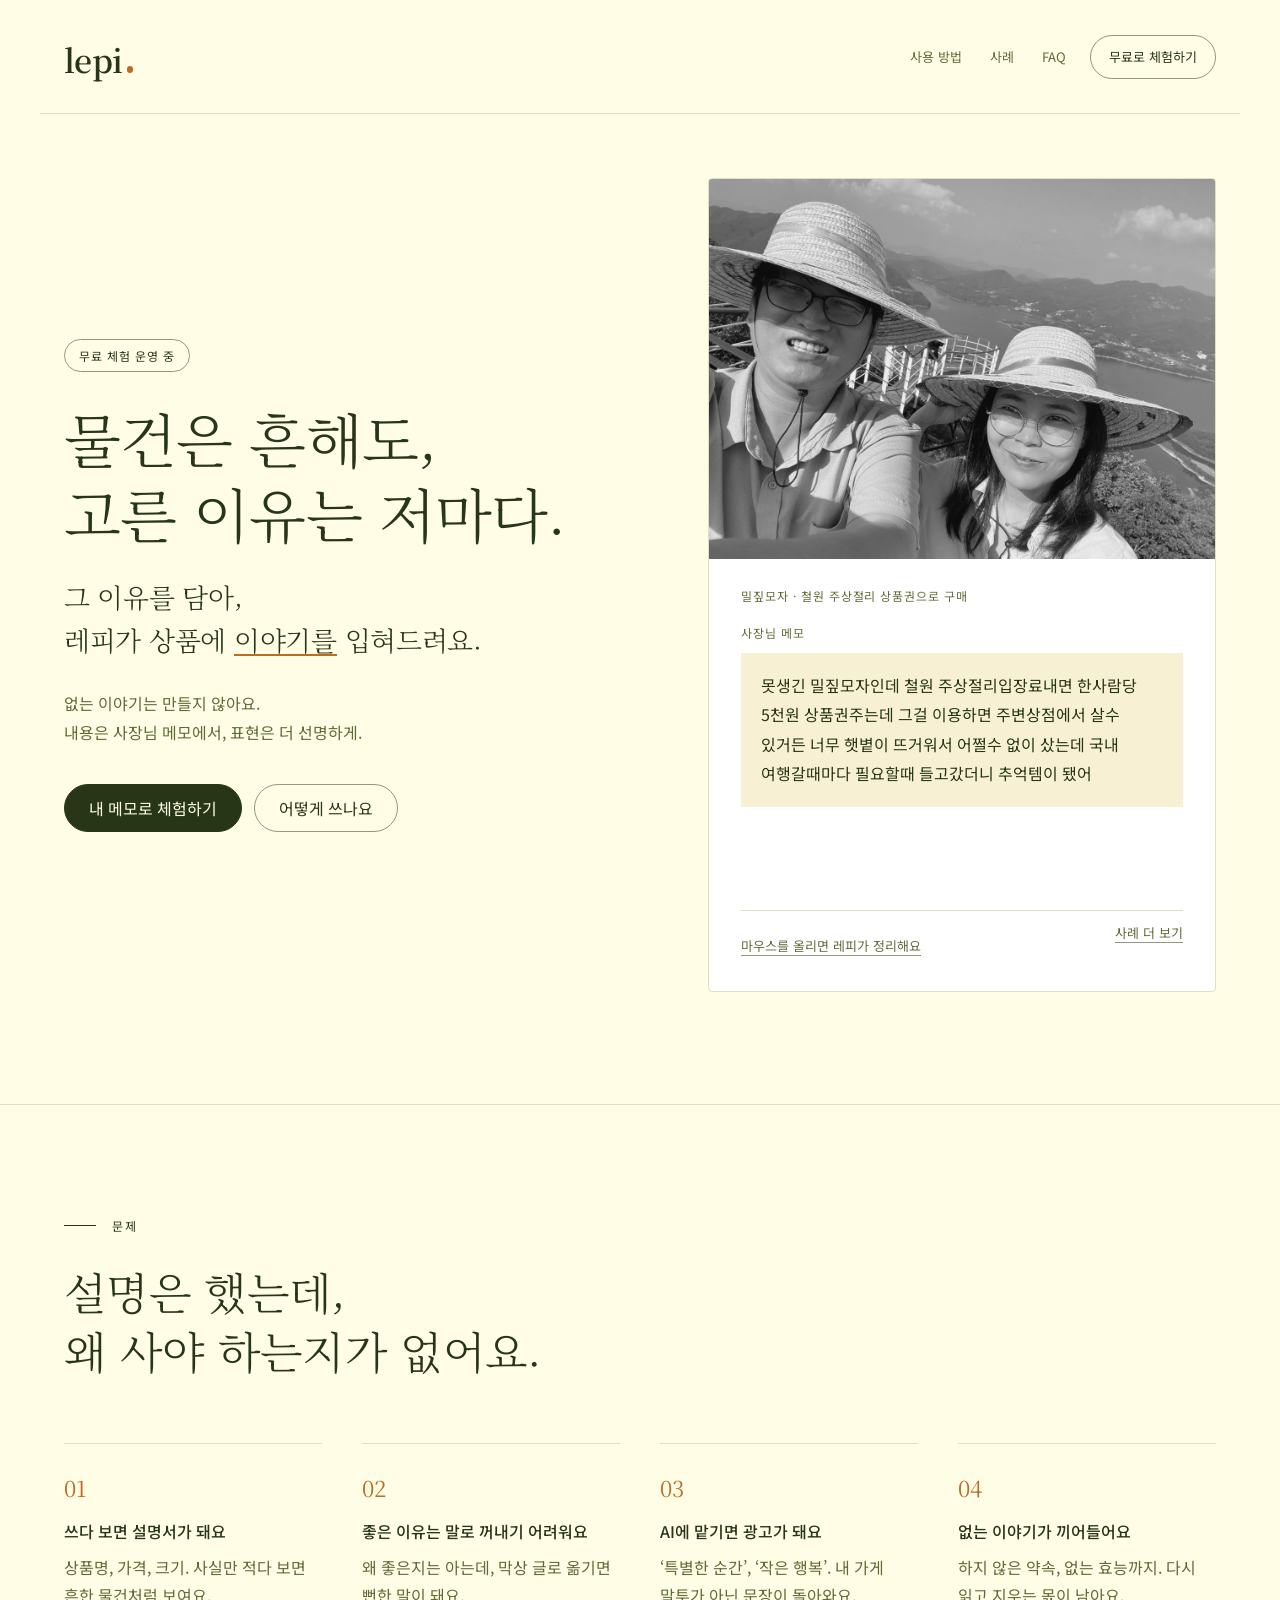
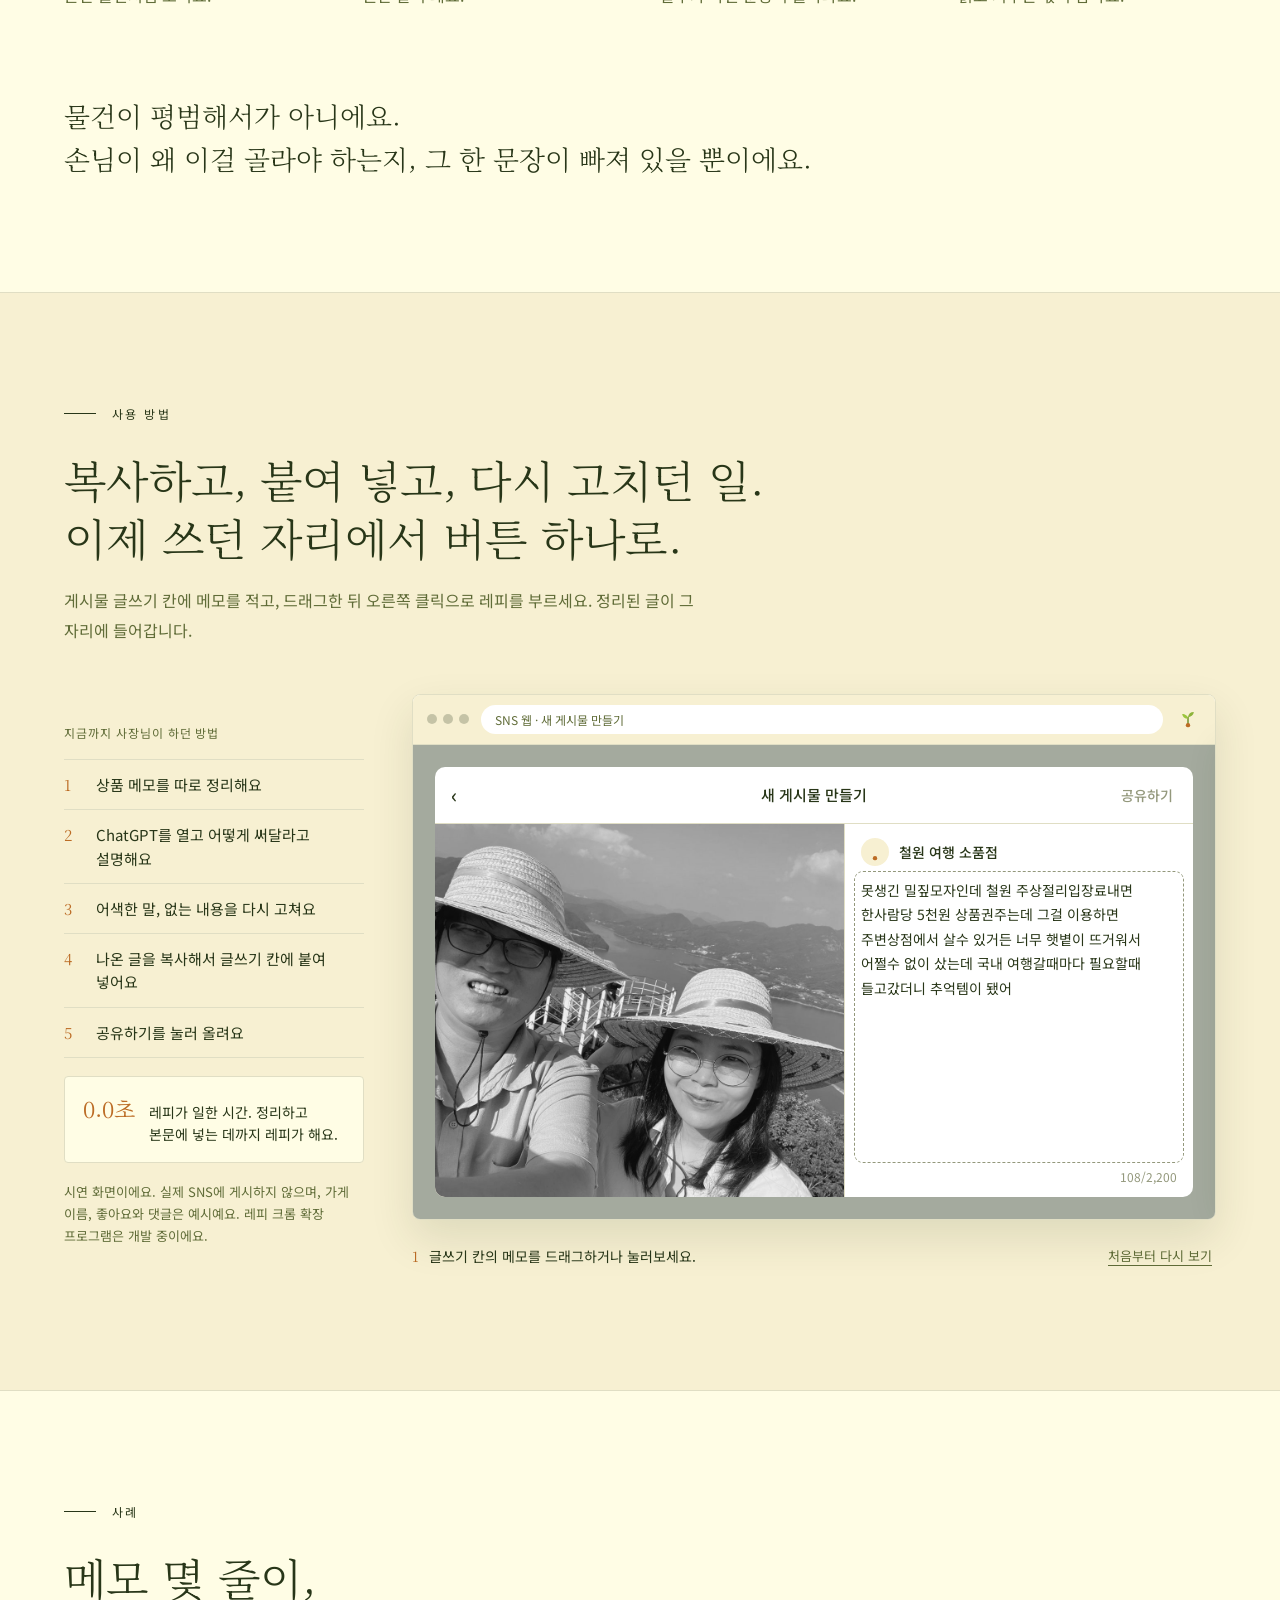
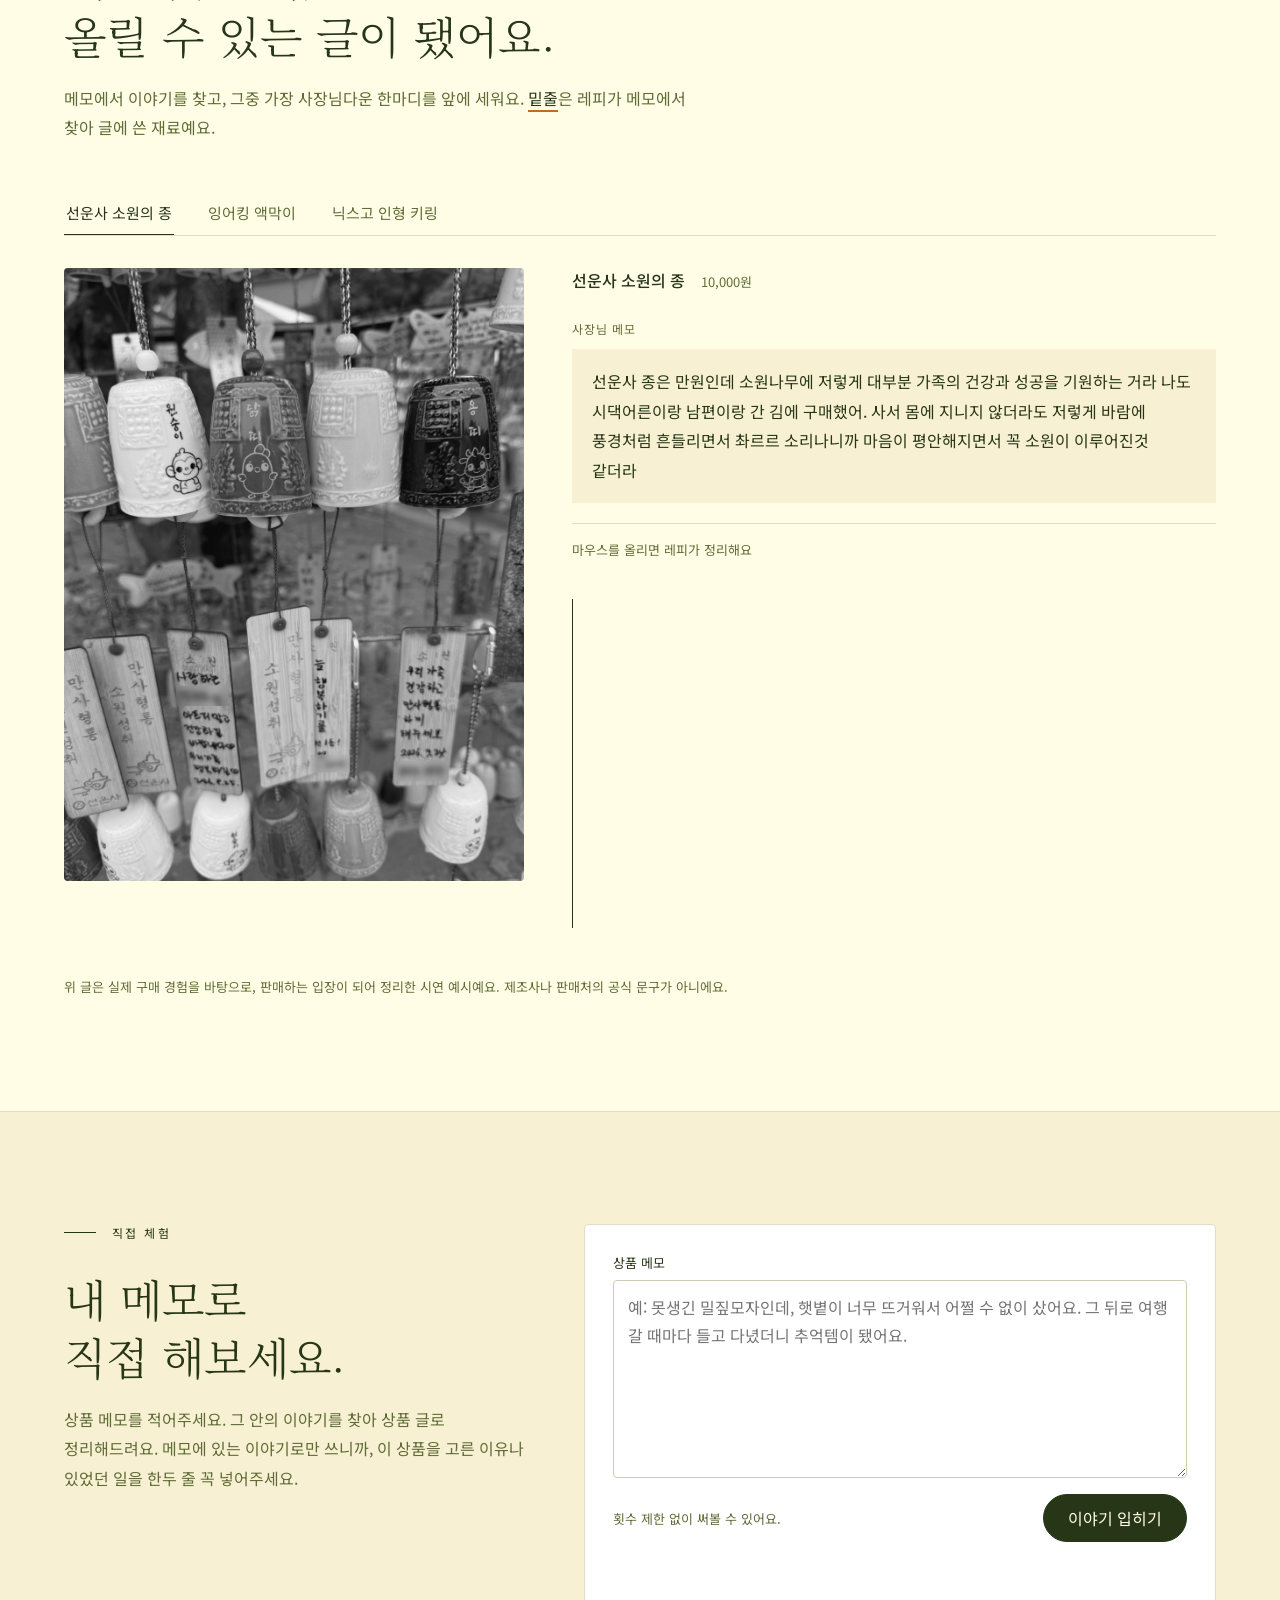
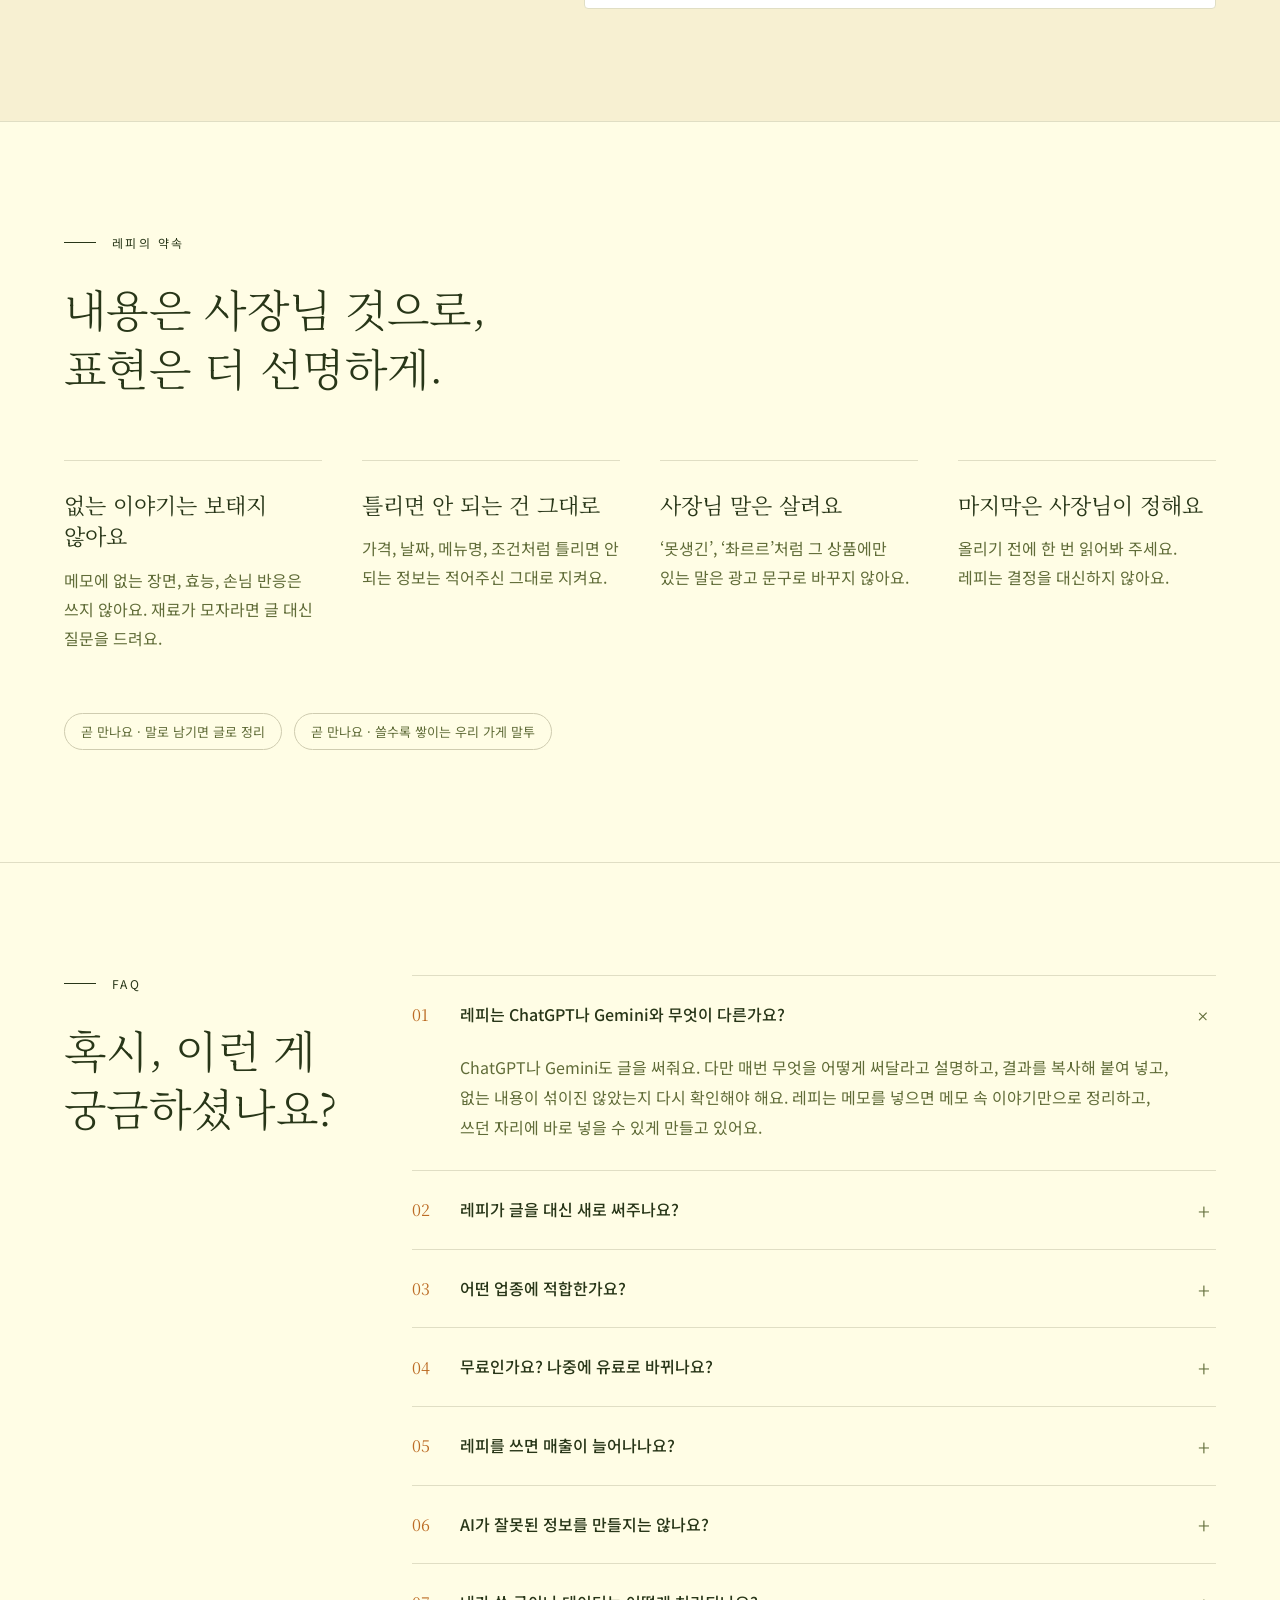
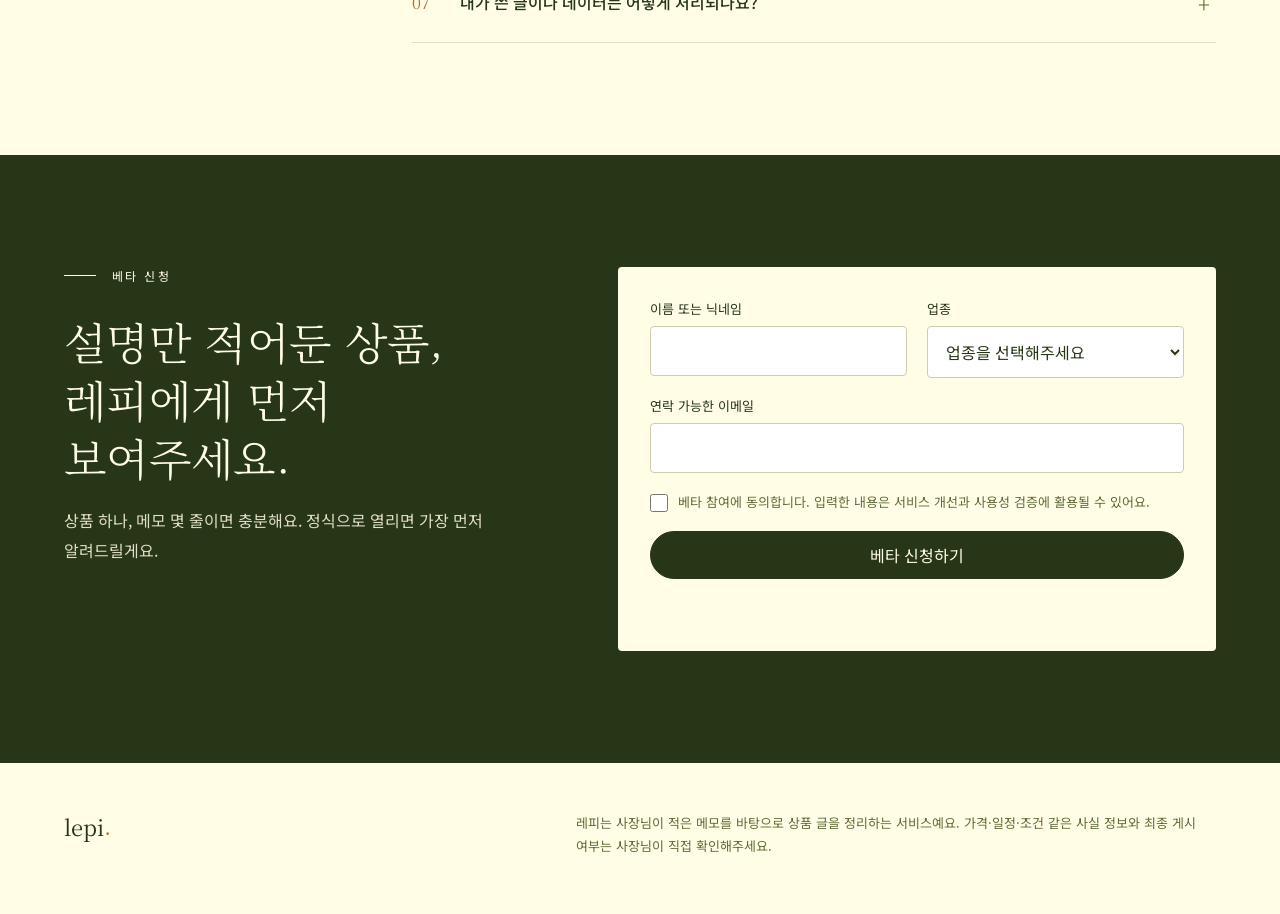
<file: mission_A1-3/index.html>
<!doctype html>
<html lang="ko">
<head>
<meta charset="utf-8">
<meta name="viewport" content="width=device-width, initial-scale=1">
  <title>레피 | 메모 몇 줄로 쓰는 상품 스토리</title>
  <meta name="description" content="사장님 메모에서 이 상품만의 이야기를 찾아, 손님에게 건네는 글로 정리해드려요. 없는 이야기는 만들지 않아요. 베타 신청 받는 중." />

  <!-- 카톡·슬랙 링크 미리보기용. 크롤러는 상대 경로를 못 읽으므로 절대 주소로 적는다.
       배포 루트가 mission_A1-3라 og-image.png는 도메인 바로 아래에 놓인다. -->
  <meta property="og:type" content="website" />
  <meta property="og:locale" content="ko_KR" />
  <meta property="og:site_name" content="레피(Lepi)" />
  <meta property="og:url" content="https://ia-codyssey-two.vercel.app/" />
  <meta property="og:title" content="레피 — 물건은 흔해도, 고른 이유는 저마다." />
  <meta property="og:description" content="사장님 메모에서 이 상품만의 이야기를 찾아, 손님에게 건네는 글로 정리해드려요. 없는 이야기는 만들지 않아요. 베타 신청 받는 중." />
  <meta property="og:image" content="https://ia-codyssey-two.vercel.app/og-image.png?v=2" />
  <!-- 카톡은 크기를 명시하지 않으면 큰 카드 대신 작은 섬네일로 떨어뜨릴 때가 있다. -->
  <meta property="og:image:width" content="1200" />
  <meta property="og:image:height" content="630" />
  <meta property="og:image:alt" content="물건은 흔해도, 고른 이유는 저마다. 그 이유를 담아, 레피가 상품에 이야기를 입혀드려요." />
  <!-- 이미지가 바뀌면 ?v= 를 올려 카톡·슬랙 캐시를 비운다. -->
  <meta name="twitter:card" content="summary_large_image" />
  <meta name="twitter:title" content="레피 — 물건은 흔해도, 고른 이유는 저마다." />
  <meta name="twitter:description" content="사장님 메모에서 이 상품만의 이야기를 찾아, 손님에게 건네는 글로 정리해드려요. 없는 이야기는 만들지 않아요. 베타 신청 받는 중." />
  <meta name="twitter:image" content="https://ia-codyssey-two.vercel.app/og-image.png?v=2" />
  <!-- 파비콘: 로고의 씨앗(오커 점)에서 새싹이 돋는 모양. 외부 파일 없이 SVG 인라인. -->
  <link rel="icon" href="data:image/svg+xml,%3Csvg%20xmlns%3D%22http%3A%2F%2Fwww.w3.org%2F2000%2Fsvg%22%20viewBox%3D%220%200%2032%2032%22%3E%3Crect%20width%3D%2232%22%20height%3D%2232%22%20rx%3D%227%22%20fill%3D%22%23283618%22%2F%3E%3Cpath%20d%3D%22M16%2024%20V13%22%20stroke%3D%22%239BC53D%22%20stroke-width%3D%222.2%22%20stroke-linecap%3D%22round%22%20fill%3D%22none%22%2F%3E%3Cpath%20d%3D%22M16%2014.5%20C%2010.5%2014.5%207.5%2011.5%207%207%20C%2011.5%207%2015.5%209.5%2016%2014.5%20Z%22%20fill%3D%22%239BC53D%22%2F%3E%3Cpath%20d%3D%22M16%2012.5%20C%2020.5%2012.5%2024.5%209.5%2025%205%20C%2020%205%2016.5%208%2016%2012.5%20Z%22%20fill%3D%22%23B5D45A%22%2F%3E%3Ccircle%20cx%3D%2216%22%20cy%3D%2224.5%22%20r%3D%224%22%20fill%3D%22%23DDA15E%22%2F%3E%3C%2Fsvg%3E" />

<link rel="preconnect" href="https://fonts.googleapis.com">
<link href="https://fonts.googleapis.com/css2?family=Noto+Sans+KR:wght@400;500&family=Noto+Serif+KR:wght@300;400;600&display=swap" rel="stylesheet">
<style>
body{margin:0;background:#FFFDE5}
a{color:#283618}a:hover{color:#BC6C25}
.wrap{max-width:1200px;margin:0 auto;padding-left:24px;padding-right:24px;box-sizing:border-box}
.sec{padding-top:112px;padding-bottom:112px;border-top:1px solid #E0DEC4}
.sl{display:flex;align-items:center;gap:16px;margin:0 0 28px;font-size:12px;letter-spacing:.2em;color:#283618}
.sl-line{width:32px;height:1px;background:#283618;display:inline-block}
.sh{font-family:'Noto Serif KR',serif;font-weight:300;font-size:clamp(28px,3.6vw,44px);line-height:1.32;letter-spacing:-.015em;margin:0}
.lead{font-size:16px;line-height:1.85;color:#606C38;max-width:640px;margin:20px 0 0}
.label{font-size:12px;letter-spacing:.08em;color:#606C38}
.stack{display:grid}
.stack > *{grid-area:1/1;position:relative;z-index:0}
img.ov{z-index:1}
.logo{font-family:'Noto Serif KR',serif;font-weight:600;font-size:32px;letter-spacing:-.02em;text-decoration:none;color:#283618;display:inline-flex;align-items:baseline;line-height:1.3;padding-top:14px}
.logo:hover{color:#283618}
.logo .lt{padding:.08em 0 .34em;background-image:linear-gradient(90deg,var(--c) 0 50%,#283618 50% 100%);background-size:200% 100%;background-position:100% 0;-webkit-background-clip:text;background-clip:text;color:transparent;transition:background-position 520ms cubic-bezier(.16,1,.3,1) var(--d)}
.logo:hover .lt,.logo:focus-visible .lt{background-position:0 0}
.logo .seed{position:relative;display:inline-block;width:.19em;height:.19em;border-radius:50%;background:#BC6C25;margin-left:.13em}
.logo:hover .seed,.logo:focus-visible .seed{animation:lepiPop 480ms cubic-bezier(.34,1.56,.64,1) 420ms both}
@keyframes lepiPop{0%{transform:none}40%{transform:translateY(-5px) scale(1.3)}100%{transform:none}}
.logo .sprout{position:absolute;left:50%;bottom:62%;width:18px;height:20px;margin-left:-9px;overflow:visible;pointer-events:none}
.sprout .stem,.sprout .leaf{transform-box:fill-box;transition:transform 220ms ease}
.sprout .stem{transform-origin:50% 100%;transform:scaleY(0)}
.sprout .leaf-l{transform-origin:100% 100%;transform:scale(0)}
.sprout .leaf-r{transform-origin:0 100%;transform:scale(0)}
.logo:hover .sprout .stem,.logo:focus-visible .sprout .stem{transform:scaleY(1);transition:transform 420ms cubic-bezier(.16,1,.3,1) 820ms}
.logo:hover .sprout .leaf-l,.logo:focus-visible .sprout .leaf-l{transform:scale(1);transition:transform 520ms cubic-bezier(.34,1.56,.64,1) 1080ms}
.logo:hover .sprout .leaf-r,.logo:focus-visible .sprout .leaf-r{transform:scale(1);transition:transform 520ms cubic-bezier(.34,1.56,.64,1) 1200ms}
.draw{background-image:linear-gradient(#BC6C25,#BC6C25);background-repeat:no-repeat;background-position:0 92%;background-size:0% 2px;animation:lepiDraw 1100ms cubic-bezier(.16,1,.3,1) 700ms forwards}
@keyframes lepiDraw{to{background-size:100% 2px}}
.rise{opacity:0;transform:translateY(8px);animation:lepiRise 900ms cubic-bezier(.16,1,.3,1) forwards}
@keyframes lepiRise{to{opacity:1;transform:none}}
.hint-touch{display:none}
.bw{filter:grayscale(1) contrast(0.92)}
.ov{opacity:0}
@media (hover:none){.hint-touch{display:inline}.hint-mouse{display:none}}
.btn{font:inherit;font-size:16px;cursor:pointer;border-radius:999px;min-height:48px;padding:0 24px;transition:background-color 300ms ease,color 300ms ease,border-color 300ms ease;display:inline-flex;align-items:center;justify-content:center;text-decoration:none;box-sizing:border-box}
.btn:focus-visible,.textbtn:focus-visible,.tab:focus-visible,.faq-q:focus-visible{outline:2px solid #BC6C25;outline-offset:3px}
.btn-solid{background:#283618;color:#FFFDE5;border:1px solid #283618}
.btn-solid:hover{background:#1B2510;color:#FFFDE5}
.btn-line{background:transparent;color:#283618;border:1px solid #93987C}
.btn-line:hover{border-color:#283618;color:#283618}
.textbtn{font:inherit;font-size:13px;background:none;border:0;padding:8px 0;min-height:44px;color:#606C38;cursor:pointer;text-decoration:underline;text-underline-offset:4px;text-decoration-color:#93987C}
.textbtn:hover{color:#283618}
.navlink{font-size:13px;color:#606C38;text-decoration:none;padding:12px 4px}
.navlink:hover{color:#283618}
.tab{font:inherit;font-size:15px;background:transparent;border:0;border-bottom:1px solid transparent;padding:10px 2px;min-height:44px;color:#606C38;cursor:pointer;transition:color 300ms ease,border-color 300ms ease}
.tab:hover{color:#283618}
.faq-q{font:inherit;width:100%;background:none;border:0;padding:26px 0;display:flex;align-items:center;gap:20px;text-align:left;cursor:pointer;color:#283618}
.field{display:flex;flex-direction:column;gap:8px}
.field label{font-size:13px;color:#283618}
.field input,.field select,.field textarea{font:inherit;font-size:16px;color:#283618;background:#FFFFFF;border:1px solid #CFCCB0;border-radius:4px;padding:12px 14px;min-height:48px;box-sizing:border-box;transition:border-color 300ms ease}
.field input:focus,.field select:focus,.field textarea:focus{outline:none;border-color:#283618}
@media (prefers-reduced-motion:reduce){*,*::before,*::after{transition:none!important;animation:none!important}.draw{background-size:100% 2px}.rise{opacity:1;transform:none}}


/* PC 게시물 만들기 창 + 레피 확장 프로그램 시연. 모든 이름은 pd- 로 시작해 홈페이지와 섞이지 않게 함 */
.pd-root{--bg:#FFFDE5;--surface:#F7F0D2;--card:#FFFFFF;--fg:#283618;--muted:#606C38;--rule:#E0DEC4;--line:#93987C;--accent:#BC6C25;--ochre:#DDA15E;--dim:rgba(40,54,24,.42);--on:#FFFDE5;
  --serif:'Noto Serif KR','Apple SD Gothic Neo',serif;--sans:'Noto Sans KR','Apple SD Gothic Neo',system-ui,sans-serif;--ease:cubic-bezier(.16,1,.3,1);
  font-family:var(--sans);color:var(--fg);word-break:keep-all}
.pd-stage{display:flex;flex-wrap:wrap;gap:40px 48px;align-items:center}
.pd-side{flex:0 1 300px;min-width:0;display:flex;flex-direction:column;gap:18px}
.pd-label{font-size:12px;letter-spacing:.08em;color:var(--muted)}
.pd-steps{list-style:none;margin:0;padding:0;border-top:1px solid var(--rule)}
.pd-steps li{display:flex;gap:14px;align-items:baseline;padding:13px 0;border-bottom:1px solid var(--rule);transition:opacity 500ms var(--ease)}
.pd-n{font-family:var(--serif);color:var(--accent);font-size:15px;width:18px;flex:0 0 auto}
.pd-t{font-size:15px;line-height:1.55;background-image:linear-gradient(var(--muted),var(--muted));background-repeat:no-repeat;background-position:0 55%;background-size:0% 1px;transition:background-size 500ms var(--ease)}
.pd-steps li.pd-done{opacity:.45}
.pd-steps li.pd-done .pd-t{background-size:100% 1px}
.pd-steps li.pd-mine .pd-t{color:var(--accent);font-weight:500}
.pd-time{display:flex;gap:14px;align-items:baseline;padding:16px 18px;background:var(--bg);border:1px solid var(--rule);border-radius:4px}
.pd-timer{font-family:var(--serif);font-size:22px;color:var(--accent);font-variant-numeric:tabular-nums;flex:0 0 auto}
.pd-time span:last-child{font-size:14px;line-height:1.6}
.pd-note{font-size:13px;line-height:1.7;color:var(--muted);margin:0}

.pd-main{flex:1 1 600px;min-width:0;display:flex;flex-direction:column;gap:14px}
.pd-browser{position:relative;background:var(--card);border:1px solid var(--rule);border-radius:8px;overflow:hidden;box-shadow:0 18px 44px rgba(40,54,24,.12)}
.pd-chrome{display:flex;align-items:center;gap:12px;padding:10px 14px;background:var(--surface);border-bottom:1px solid var(--rule)}
.pd-dots{display:flex;gap:6px}.pd-dots i{width:10px;height:10px;border-radius:50%;background:var(--line);opacity:.5}
.pd-addr{flex:1;min-width:0;font-size:12px;color:var(--muted);background:var(--card);border-radius:999px;padding:6px 14px;white-space:nowrap;overflow:hidden;text-overflow:ellipsis}
.pd-ext{width:26px;height:26px;border-radius:6px;display:grid;place-items:center;transition:background-color 300ms ease}
.pd-ext.pd-on{background:var(--rule)}
.pd-web{position:relative;background:var(--dim);padding:22px;display:flex;gap:0;min-height:430px}
.pd-modal{flex:1;min-width:0;background:var(--card);border-radius:10px;overflow:hidden;display:flex;flex-direction:column;transition:margin-right 500ms var(--ease)}
.pd-mhead{display:grid;grid-template-columns:1fr auto 1fr;align-items:center;padding:12px 16px;border-bottom:1px solid var(--rule);font-size:15px;font-weight:500}
.pd-mhead .pd-back{font-size:20px;color:var(--fg);line-height:1}
.pd-share{justify-self:end;font:inherit;font-size:14px;font-weight:500;color:var(--accent);background:none;border:0;padding:6px 4px;cursor:pointer;border-radius:4px}
.pd-share:disabled{color:var(--line);cursor:default}
.pd-share.pd-pulse{animation:pdPulse 1.4s ease-in-out infinite}
@keyframes pdPulse{50%{background:rgba(188,108,37,.14)}}
.pd-mbody{display:flex;flex-wrap:wrap;flex:1;min-height:0}
.pd-photo{flex:1 1 300px;min-width:0;display:grid;background:var(--surface)}
.pd-photo > *{grid-area:1/1;position:relative;z-index:0}
.pd-photo img{width:100%;height:100%;min-height:260px;object-fit:cover;display:block;max-width:100%}
.pd-bw{filter:grayscale(1) contrast(.92)}
.pd-ov{z-index:1!important;opacity:0;transition:opacity 1400ms var(--ease)}
.pd-colored .pd-ov{opacity:1}
.pd-capcol{flex:1 1 240px;min-width:0;display:flex;flex-direction:column;border-left:1px solid var(--rule)}
.pd-acct{display:flex;align-items:center;gap:10px;padding:14px 16px 8px;font-size:14px;font-weight:500}
.pd-avatar{width:28px;height:28px;border-radius:50%;background:var(--surface);display:grid;place-items:center;flex:0 0 auto}
.pd-capwrap{position:relative;flex:1;padding:4px 16px 12px;display:grid}
.pd-capwrap > *{grid-area:1/1;transition:opacity 500ms var(--ease),transform 600ms var(--ease)}
.pd-cap{font-size:14px;line-height:1.75;margin:0;cursor:text;user-select:text}
.pd-cap mark{background:transparent;color:inherit;transition:background-color 300ms ease}
.pd-cap.pd-sel mark{background:rgba(188,108,37,.22)}
.pd-cap.pd-hint{outline:1px dashed var(--line);outline-offset:6px;border-radius:2px;animation:pdHint 1.8s ease-in-out infinite}
@keyframes pdHint{50%{outline-color:var(--accent)}}
.pd-story h4{font-family:var(--serif);font-weight:400;font-size:15px;line-height:1.55;margin:0}
.pd-story p{font-size:14px;line-height:1.75;margin:6px 0 0}
.pd-count{font-size:12px;color:var(--line);text-align:right;padding:0 16px 12px;font-variant-numeric:tabular-nums}
.pd-hide{opacity:0;transform:translateY(6px);pointer-events:none}

.pd-menu{position:absolute;z-index:6;min-width:210px;background:var(--card);border:1px solid var(--line);border-radius:6px;box-shadow:0 10px 26px rgba(40,54,24,.16);padding:4px 0;font-size:13px;opacity:0;transform:scale(.97);transform-origin:0 0;pointer-events:none;transition:opacity 180ms ease,transform 180ms ease}
.pd-menu.pd-show{opacity:1;transform:none;pointer-events:auto}
.pd-menu div{padding:8px 14px;color:var(--muted)}
.pd-menu hr{border:0;border-top:1px solid var(--rule);margin:4px 0}
.pd-menu button{font:inherit;font-size:13px;width:100%;text-align:left;background:var(--surface);border:0;padding:9px 14px;color:var(--fg);display:flex;align-items:center;gap:8px;cursor:pointer}
.pd-menu button:hover,.pd-menu button:focus-visible{background:var(--rule);outline:none}

.pd-panel{position:absolute;top:0;right:0;bottom:0;width:300px;max-width:85%;background:var(--bg);border-left:1px solid var(--rule);display:flex;flex-direction:column;gap:14px;padding:18px;box-sizing:border-box;transform:translateX(105%);transition:transform 550ms var(--ease);z-index:4;box-shadow:-12px 0 30px rgba(40,54,24,.10)}
.pd-panel.pd-show{transform:none}
.pd-phead{display:flex;align-items:baseline;justify-content:space-between}
.pd-logo{font-family:var(--serif);font-weight:600;font-size:20px}
.pd-logo b{color:var(--accent)}
.pd-tag{font-size:12px;color:var(--muted)}
.pd-bar{height:2px;background:var(--rule);position:relative;overflow:hidden}
.pd-bar i{position:absolute;inset:0 auto 0 0;width:0;background:var(--accent);transition:width 900ms var(--ease)}
.pd-pbody{flex:1;min-height:0;overflow-y:auto;display:grid}
.pd-pbody > *{grid-area:1/1;transition:opacity 450ms var(--ease),transform 600ms var(--ease)}
.pd-stagetext{font-size:14px;color:var(--muted);display:flex;align-items:center;gap:8px;align-self:start}
.pd-stagetext i{width:6px;height:6px;border-radius:50%;background:var(--accent)}
.pd-result h4{font-family:var(--serif);font-weight:400;font-size:16px;line-height:1.55;margin:0}
.pd-result p{font-size:13px;line-height:1.75;margin:6px 0 0}
.pd-pbtns{display:flex;gap:8px}
.pd-btn{font:inherit;font-size:14px;flex:1;min-height:42px;border-radius:999px;cursor:pointer;border:1px solid var(--fg);background:var(--fg);color:var(--on)}
.pd-btn.pd-line{background:transparent;color:var(--fg);border-color:var(--line)}
.pd-btn:disabled{opacity:.35;cursor:default}
.pd-btn:focus-visible,.pd-share:focus-visible,.pd-text:focus-visible{outline:2px solid var(--accent);outline-offset:3px}

.pd-posted{position:absolute;inset:22px;background:var(--card);border-radius:10px;display:flex;flex-wrap:wrap;overflow:hidden;opacity:0;pointer-events:none;transition:opacity 500ms var(--ease);z-index:3}
.pd-posted.pd-show{opacity:1;pointer-events:auto}
.pd-posted .pd-photo img{min-height:200px}
.pd-postcol{flex:1 1 240px;min-width:0;display:flex;flex-direction:column;gap:8px;padding:14px 16px;border-left:1px solid var(--rule);overflow-y:auto;max-height:100%;box-sizing:border-box}
.pd-comments{list-style:none;margin:6px 0 0;padding:10px 0 0;border-top:1px solid var(--rule);display:flex;flex-direction:column;gap:8px}
.pd-comments li{font-size:13px;line-height:1.6;transition:opacity 500ms var(--ease),transform 500ms var(--ease)}
.pd-comments li b{font-weight:500;margin-right:6px}
.pd-comments li.pd-reply{padding-left:18px;color:var(--muted)}
.pd-comments li.pd-reply b{color:var(--fg)}
.pd-heart{width:24px;height:24px;display:block}
.pd-heart path{fill:transparent;stroke:var(--fg);stroke-width:1.6;transition:fill 250ms ease,stroke 250ms ease}
.pd-liked .pd-heart path{fill:var(--accent);stroke:var(--accent)}
.pd-liked .pd-heart{animation:pdPop 520ms cubic-bezier(.34,1.56,.64,1)}
@keyframes pdPop{40%{transform:scale(1.35)}}
.pd-likes{font-size:14px;font-weight:500;font-variant-numeric:tabular-nums}
.pd-postcap{font-size:13px;line-height:1.7;margin:0}
.pd-postcap b{font-weight:500;margin-right:6px}
.pd-toast{position:absolute;left:50%;top:58px;transform:translate(-50%,-10px);background:var(--fg);color:var(--on);font-size:13px;padding:9px 16px;border-radius:999px;opacity:0;transition:opacity 400ms var(--ease),transform 500ms var(--ease);white-space:nowrap;z-index:7;pointer-events:none}
.pd-toast.pd-show{opacity:1;transform:translate(-50%,0)}
.pd-guide{display:flex;flex-wrap:wrap;align-items:center;justify-content:space-between;gap:8px 16px;min-height:44px}
.pd-guide p{margin:0;font-size:14px;color:var(--fg);display:flex;gap:10px;align-items:baseline}
.pd-guide b{font-family:var(--serif);font-weight:400;color:var(--accent)}
.pd-text{font:inherit;font-size:13px;background:none;border:0;color:var(--muted);text-decoration:underline;text-underline-offset:4px;cursor:pointer;padding:10px 4px;min-height:44px}
@media (max-width:640px){.pd-web{padding:12px;min-height:0}.pd-posted{inset:12px}.pd-capcol,.pd-postcol{border-left:0;border-top:1px solid var(--rule)}.pd-panel{width:88%}}
@media (prefers-reduced-motion:reduce){.pd-root *,.pd-root *::before,.pd-root *::after{transition-duration:1ms!important;transition-delay:0ms!important;animation:none!important}}
</style>
</head>
<body>
<div id="app"></div>
<script>!function(e,n){"object"==typeof exports&&"undefined"!=typeof module?n(exports):"function"==typeof define&&define.amd?define(["exports"],n):n(e.htmPreact={})}(this,function(e){var n,_,t,o,r,u,l,i={},c=[],f=/acit|ex(?:s|g|n|p|$)|rph|grid|ows|mnc|ntw|ine[ch]|zoo|^ord|itera/i;function s(e,n){for(var _ in n)e[_]=n[_];return e}function a(e){var n=e.parentNode;n&&n.removeChild(e)}function p(e,_,t){var o,r,u,l={};for(u in _)"key"==u?o=_[u]:"ref"==u?r=_[u]:l[u]=_[u];if(arguments.length>2&&(l.children=arguments.length>3?n.call(arguments,2):t),"function"==typeof e&&null!=e.defaultProps)for(u in e.defaultProps)void 0===l[u]&&(l[u]=e.defaultProps[u]);return h(e,l,o,r,null)}function h(e,n,o,r,u){var l={type:e,props:n,key:o,ref:r,__k:null,__:null,__b:0,__e:null,__d:void 0,__c:null,__h:null,constructor:void 0,__v:null==u?++t:u};return null!=_.vnode&&_.vnode(l),l}function d(e){return e.children}function v(e,n){this.props=e,this.context=n}function y(e,n){if(null==n)return e.__?y(e.__,e.__.__k.indexOf(e)+1):null;for(var _;n<e.__k.length;n++)if(null!=(_=e.__k[n])&&null!=_.__e)return _.__e;return"function"==typeof e.type?y(e):null}function m(e){var n,_;if(null!=(e=e.__)&&null!=e.__c){for(e.__e=e.__c.base=null,n=0;n<e.__k.length;n++)if(null!=(_=e.__k[n])&&null!=_.__e){e.__e=e.__c.base=_.__e;break}return m(e)}}function g(e){(!e.__d&&(e.__d=!0)&&o.push(e)&&!k.__r++||u!==_.debounceRendering)&&((u=_.debounceRendering)||r)(k)}function k(){for(var e;k.__r=o.length;)e=o.sort(function(e,n){return e.__v.__b-n.__v.__b}),o=[],e.some(function(e){var n,_,t,o,r,u;e.__d&&(r=(o=(n=e).__v).__e,(u=n.__P)&&(_=[],(t=s({},o)).__v=o.__v+1,D(u,o,t,n.__n,void 0!==u.ownerSVGElement,null!=o.__h?[r]:null,_,null==r?y(o):r,o.__h),w(_,o),o.__e!=r&&m(o)))})}function b(e,n,_,t,o,r,u,l,f,s){var a,p,v,m,g,k,b,H=t&&t.__k||c,E=H.length;for(_.__k=[],a=0;a<n.length;a++)if(null!=(m=_.__k[a]=null==(m=n[a])||"boolean"==typeof m?null:"string"==typeof m||"number"==typeof m||"bigint"==typeof m?h(null,m,null,null,m):Array.isArray(m)?h(d,{children:m},null,null,null):m.__b>0?h(m.type,m.props,m.key,null,m.__v):m)){if(m.__=_,m.__b=_.__b+1,null===(v=H[a])||v&&m.key==v.key&&m.type===v.type)H[a]=void 0;else for(p=0;p<E;p++){if((v=H[p])&&m.key==v.key&&m.type===v.type){H[p]=void 0;break}v=null}D(e,m,v=v||i,o,r,u,l,f,s),g=m.__e,(p=m.ref)&&v.ref!=p&&(b||(b=[]),v.ref&&b.push(v.ref,null,m),b.push(p,m.__c||g,m)),null!=g?(null==k&&(k=g),"function"==typeof m.type&&null!=m.__k&&m.__k===v.__k?m.__d=f=C(m,f,e):f=x(e,m,v,H,g,f),s||"option"!==_.type?"function"==typeof _.type&&(_.__d=f):e.value=""):f&&v.__e==f&&f.parentNode!=e&&(f=y(v))}for(_.__e=k,a=E;a--;)null!=H[a]&&("function"==typeof _.type&&null!=H[a].__e&&H[a].__e==_.__d&&(_.__d=y(t,a+1)),A(H[a],H[a]));if(b)for(a=0;a<b.length;a++)U(b[a],b[++a],b[++a])}function C(e,n,_){var t,o;for(t=0;t<e.__k.length;t++)(o=e.__k[t])&&(o.__=e,n="function"==typeof o.type?C(o,n,_):x(_,o,o,e.__k,o.__e,n));return n}function x(e,n,_,t,o,r){var u,l,i;if(void 0!==n.__d)u=n.__d,n.__d=void 0;else if(null==_||o!=r||null==o.parentNode)e:if(null==r||r.parentNode!==e)e.appendChild(o),u=null;else{for(l=r,i=0;(l=l.nextSibling)&&i<t.length;i+=2)if(l==o)break e;e.insertBefore(o,r),u=r}return void 0!==u?u:o.nextSibling}function H(e,n,_){"-"===n[0]?e.setProperty(n,_):e[n]=null==_?"":"number"!=typeof _||f.test(n)?_:_+"px"}function E(e,n,_,t,o){var r;e:if("style"===n)if("string"==typeof _)e.style.cssText=_;else{if("string"==typeof t&&(e.style.cssText=t=""),t)for(n in t)_&&n in _||H(e.style,n,"");if(_)for(n in _)t&&_[n]===t[n]||H(e.style,n,_[n])}else if("o"===n[0]&&"n"===n[1])r=n!==(n=n.replace(/Capture$/,"")),n=n.toLowerCase()in e?n.toLowerCase().slice(2):n.slice(2),e.l||(e.l={}),e.l[n+r]=_,_?t||e.addEventListener(n,r?S:P,r):e.removeEventListener(n,r?S:P,r);else if("dangerouslySetInnerHTML"!==n){if(o)n=n.replace(/xlink[H:h]/,"h").replace(/sName$/,"s");else if("href"!==n&&"list"!==n&&"form"!==n&&"tabIndex"!==n&&"download"!==n&&n in e)try{e[n]=null==_?"":_;break e}catch(e){}"function"==typeof _||(null!=_&&(!1!==_||"a"===n[0]&&"r"===n[1])?e.setAttribute(n,_):e.removeAttribute(n))}}function P(e){this.l[e.type+!1](_.event?_.event(e):e)}function S(e){this.l[e.type+!0](_.event?_.event(e):e)}function D(e,n,t,o,r,u,l,i,c){var f,a,p,h,y,m,g,k,C,x,H,E=n.type;if(void 0!==n.constructor)return null;null!=t.__h&&(c=t.__h,i=n.__e=t.__e,n.__h=null,u=[i]),(f=_.__b)&&f(n);try{e:if("function"==typeof E){if(k=n.props,C=(f=E.contextType)&&o[f.__c],x=f?C?C.props.value:f.__:o,t.__c?g=(a=n.__c=t.__c).__=a.__E:("prototype"in E&&E.prototype.render?n.__c=a=new E(k,x):(n.__c=a=new v(k,x),a.constructor=E,a.render=M),C&&C.sub(a),a.props=k,a.state||(a.state={}),a.context=x,a.__n=o,p=a.__d=!0,a.__h=[]),null==a.__s&&(a.__s=a.state),null!=E.getDerivedStateFromProps&&(a.__s==a.state&&(a.__s=s({},a.__s)),s(a.__s,E.getDerivedStateFromProps(k,a.__s))),h=a.props,y=a.state,p)null==E.getDerivedStateFromProps&&null!=a.componentWillMount&&a.componentWillMount(),null!=a.componentDidMount&&a.__h.push(a.componentDidMount);else{if(null==E.getDerivedStateFromProps&&k!==h&&null!=a.componentWillReceiveProps&&a.componentWillReceiveProps(k,x),!a.__e&&null!=a.shouldComponentUpdate&&!1===a.shouldComponentUpdate(k,a.__s,x)||n.__v===t.__v){a.props=k,a.state=a.__s,n.__v!==t.__v&&(a.__d=!1),a.__v=n,n.__e=t.__e,n.__k=t.__k,n.__k.forEach(function(e){e&&(e.__=n)}),a.__h.length&&l.push(a);break e}null!=a.componentWillUpdate&&a.componentWillUpdate(k,a.__s,x),null!=a.componentDidUpdate&&a.__h.push(function(){a.componentDidUpdate(h,y,m)})}a.context=x,a.props=k,a.state=a.__s,(f=_.__r)&&f(n),a.__d=!1,a.__v=n,a.__P=e,f=a.render(a.props,a.state,a.context),a.state=a.__s,null!=a.getChildContext&&(o=s(s({},o),a.getChildContext())),p||null==a.getSnapshotBeforeUpdate||(m=a.getSnapshotBeforeUpdate(h,y)),H=null!=f&&f.type===d&&null==f.key?f.props.children:f,b(e,Array.isArray(H)?H:[H],n,t,o,r,u,l,i,c),a.base=n.__e,n.__h=null,a.__h.length&&l.push(a),g&&(a.__E=a.__=null),a.__e=!1}else null==u&&n.__v===t.__v?(n.__k=t.__k,n.__e=t.__e):n.__e=T(t.__e,n,t,o,r,u,l,c);(f=_.diffed)&&f(n)}catch(e){n.__v=null,(c||null!=u)&&(n.__e=i,n.__h=!!c,u[u.indexOf(i)]=null),_.__e(e,n,t)}}function w(e,n){_.__c&&_.__c(n,e),e.some(function(n){try{e=n.__h,n.__h=[],e.some(function(e){e.call(n)})}catch(e){_.__e(e,n.__v)}})}function T(e,_,t,o,r,u,l,c){var f,s,p,h=t.props,d=_.props,v=_.type,m=0;if("svg"===v&&(r=!0),null!=u)for(;m<u.length;m++)if((f=u[m])&&(f===e||(v?f.localName==v:3==f.nodeType))){e=f,u[m]=null;break}if(null==e){if(null===v)return document.createTextNode(d);e=r?document.createElementNS("http://www.w3.org/2000/svg",v):document.createElement(v,d.is&&d),u=null,c=!1}if(null===v)h===d||c&&e.data===d||(e.data=d);else{if(u=u&&n.call(e.childNodes),s=(h=t.props||i).dangerouslySetInnerHTML,p=d.dangerouslySetInnerHTML,!c){if(null!=u)for(h={},m=0;m<e.attributes.length;m++)h[e.attributes[m].name]=e.attributes[m].value;(p||s)&&(p&&(s&&p.__html==s.__html||p.__html===e.innerHTML)||(e.innerHTML=p&&p.__html||""))}if(function(e,n,_,t,o){var r;for(r in _)"children"===r||"key"===r||r in n||E(e,r,null,_[r],t);for(r in n)o&&"function"!=typeof n[r]||"children"===r||"key"===r||"value"===r||"checked"===r||_[r]===n[r]||E(e,r,n[r],_[r],t)}(e,d,h,r,c),p)_.__k=[];else if(m=_.props.children,b(e,Array.isArray(m)?m:[m],_,t,o,r&&"foreignObject"!==v,u,l,u?u[0]:t.__k&&y(t,0),c),null!=u)for(m=u.length;m--;)null!=u[m]&&a(u[m]);c||("value"in d&&void 0!==(m=d.value)&&(m!==e.value||"progress"===v&&!m)&&E(e,"value",m,h.value,!1),"checked"in d&&void 0!==(m=d.checked)&&m!==e.checked&&E(e,"checked",m,h.checked,!1))}return e}function U(e,n,t){try{"function"==typeof e?e(n):e.current=n}catch(e){_.__e(e,t)}}function A(e,n,t){var o,r;if(_.unmount&&_.unmount(e),(o=e.ref)&&(o.current&&o.current!==e.__e||U(o,null,n)),null!=(o=e.__c)){if(o.componentWillUnmount)try{o.componentWillUnmount()}catch(e){_.__e(e,n)}o.base=o.__P=null}if(o=e.__k)for(r=0;r<o.length;r++)o[r]&&A(o[r],n,"function"!=typeof e.type);t||null==e.__e||a(e.__e),e.__e=e.__d=void 0}function M(e,n,_){return this.constructor(e,_)}n=c.slice,_={__e:function(e,n){for(var _,t,o;n=n.__;)if((_=n.__c)&&!_.__)try{if((t=_.constructor)&&null!=t.getDerivedStateFromError&&(_.setState(t.getDerivedStateFromError(e)),o=_.__d),null!=_.componentDidCatch&&(_.componentDidCatch(e),o=_.__d),o)return _.__E=_}catch(n){e=n}throw e}},t=0,v.prototype.setState=function(e,n){var _;_=null!=this.__s&&this.__s!==this.state?this.__s:this.__s=s({},this.state),"function"==typeof e&&(e=e(s({},_),this.props)),e&&s(_,e),null!=e&&this.__v&&(n&&this.__h.push(n),g(this))},v.prototype.forceUpdate=function(e){this.__v&&(this.__e=!0,e&&this.__h.push(e),g(this))},v.prototype.render=d,o=[],r="function"==typeof Promise?Promise.prototype.then.bind(Promise.resolve()):setTimeout,k.__r=0,l=0;var F,L,N,W=0,R=[],I=_.__b,O=_.__r,V=_.diffed,q=_.__c,B=_.unmount;function $(e,n){_.__h&&_.__h(L,e,W||n),W=0;var t=L.__H||(L.__H={__:[],__h:[]});return e>=t.__.length&&t.__.push({}),t.__[e]}function j(e){return W=1,G(ee,e)}function G(e,n,_){var t=$(F++,2);return t.t=e,t.__c||(t.__=[_?_(n):ee(void 0,n),function(e){var n=t.t(t.__[0],e);t.__[0]!==n&&(t.__=[n,t.__[1]],t.__c.setState({}))}],t.__c=L),t.__}function z(e,n){var t=$(F++,4);!_.__s&&Z(t.__H,n)&&(t.__=e,t.__H=n,L.__h.push(t))}function J(e,n){var _=$(F++,7);return Z(_.__H,n)&&(_.__=e(),_.__H=n,_.__h=e),_.__}function K(){R.forEach(function(e){if(e.__P)try{e.__H.__h.forEach(X),e.__H.__h.forEach(Y),e.__H.__h=[]}catch(n){e.__H.__h=[],_.__e(n,e.__v)}}),R=[]}_.__b=function(e){L=null,I&&I(e)},_.__r=function(e){O&&O(e),F=0;var n=(L=e.__c).__H;n&&(n.__h.forEach(X),n.__h.forEach(Y),n.__h=[])},_.diffed=function(e){V&&V(e);var n=e.__c;n&&n.__H&&n.__H.__h.length&&(1!==R.push(n)&&N===_.requestAnimationFrame||((N=_.requestAnimationFrame)||function(e){var n,_=function(){clearTimeout(t),Q&&cancelAnimationFrame(n),setTimeout(e)},t=setTimeout(_,100);Q&&(n=requestAnimationFrame(_))})(K)),L=void 0},_.__c=function(e,n){n.some(function(e){try{e.__h.forEach(X),e.__h=e.__h.filter(function(e){return!e.__||Y(e)})}catch(t){n.some(function(e){e.__h&&(e.__h=[])}),n=[],_.__e(t,e.__v)}}),q&&q(e,n)},_.unmount=function(e){B&&B(e);var n=e.__c;if(n&&n.__H)try{n.__H.__.forEach(X)}catch(e){_.__e(e,n.__v)}};var Q="function"==typeof requestAnimationFrame;function X(e){var n=L;"function"==typeof e.__c&&e.__c(),L=n}function Y(e){var n=L;e.__c=e.__(),L=n}function Z(e,n){return!e||e.length!==n.length||n.some(function(n,_){return n!==e[_]})}function ee(e,n){return"function"==typeof n?n(e):n}var ne=function(e,n,_,t){var o;n[0]=0;for(var r=1;r<n.length;r++){var u=n[r++],l=n[r]?(n[0]|=u?1:2,_[n[r++]]):n[++r];3===u?t[0]=l:4===u?t[1]=Object.assign(t[1]||{},l):5===u?(t[1]=t[1]||{})[n[++r]]=l:6===u?t[1][n[++r]]+=l+"":u?(o=e.apply(l,ne(e,l,_,["",null])),t.push(o),l[0]?n[0]|=2:(n[r-2]=0,n[r]=o)):t.push(l)}return t},_e=new Map,te=function(e){var n=_e.get(this);return n||(n=new Map,_e.set(this,n)),(n=ne(this,n.get(e)||(n.set(e,n=function(e){for(var n,_,t=1,o="",r="",u=[0],l=function(e){1===t&&(e||(o=o.replace(/^\s*\n\s*|\s*\n\s*$/g,"")))?u.push(0,e,o):3===t&&(e||o)?(u.push(3,e,o),t=2):2===t&&"..."===o&&e?u.push(4,e,0):2===t&&o&&!e?u.push(5,0,!0,o):t>=5&&((o||!e&&5===t)&&(u.push(t,0,o,_),t=6),e&&(u.push(t,e,0,_),t=6)),o=""},i=0;i<e.length;i++){i&&(1===t&&l(),l(i));for(var c=0;c<e[i].length;c++)n=e[i][c],1===t?"<"===n?(l(),u=[u],t=3):o+=n:4===t?"--"===o&&">"===n?(t=1,o=""):o=n+o[0]:r?n===r?r="":o+=n:'"'===n||"'"===n?r=n:">"===n?(l(),t=1):t&&("="===n?(t=5,_=o,o=""):"/"===n&&(t<5||">"===e[i][c+1])?(l(),3===t&&(u=u[0]),t=u,(u=u[0]).push(2,0,t),t=0):" "===n||"\t"===n||"\n"===n||"\r"===n?(l(),t=2):o+=n),3===t&&"!--"===o&&(t=4,u=u[0])}return l(),u}(e)),n),arguments,[])).length>1?n:n[0]}.bind(p);e.h=p,e.html=te,e.render=function(e,t,o){var r,u,l;_.__&&_.__(e,t),u=(r="function"==typeof o)?null:o&&o.__k||t.__k,l=[],D(t,e=(!r&&o||t).__k=p(d,null,[e]),u||i,i,void 0!==t.ownerSVGElement,!r&&o?[o]:u?null:t.firstChild?n.call(t.childNodes):null,l,!r&&o?o:u?u.__e:t.firstChild,r),w(l,e)},e.Component=v,e.createContext=function(e,n){var _={__c:n="__cC"+l++,__:e,Consumer:function(e,n){return e.children(n)},Provider:function(e){var _,t;return this.getChildContext||(_=[],(t={})[n]=this,this.getChildContext=function(){return t},this.shouldComponentUpdate=function(e){this.props.value!==e.value&&_.some(g)},this.sub=function(e){_.push(e);var n=e.componentWillUnmount;e.componentWillUnmount=function(){_.splice(_.indexOf(e),1),n&&n.call(e)}}),e.children}};return _.Provider.__=_.Consumer.contextType=_},e.useState=j,e.useReducer=G,e.useEffect=function(e,n){var t=$(F++,3);!_.__s&&Z(t.__H,n)&&(t.__=e,t.__H=n,L.__H.__h.push(t))},e.useLayoutEffect=z,e.useRef=function(e){return W=5,J(function(){return{current:e}},[])},e.useImperativeHandle=function(e,n,_){W=6,z(function(){"function"==typeof e?e(n()):e&&(e.current=n())},null==_?_:_.concat(e))},e.useMemo=J,e.useCallback=function(e,n){return W=8,J(function(){return e},n)},e.useContext=function(e){var n=L.context[e.__c],_=$(F++,9);return _.c=e,n?(null==_.__&&(_.__=!0,n.sub(L)),n.props.value):e.__},e.useDebugValue=function(e,n){_.useDebugValue&&_.useDebugValue(n?n(e):e)},e.useErrorBoundary=function(e){var n=$(F++,10),_=j();return n.__=e,L.componentDidCatch||(L.componentDidCatch=function(e){n.__&&n.__(e),_[1](e)}),[_[0],function(){_[1](void 0)}]}});
</script>
<script>
(function(){
const { html, render, Component } = window.htmPreact;
const PD = { __html: "<div class=\"pd-root\">\n<div class=\"pd-stage\">\n  <div class=\"pd-side\">\n    <span class=\"pd-label\">지금까지 사장님이 하던 방법<\/span>\n    <ol class=\"pd-steps\" id=\"pdsteps\">\n      <li><span class=\"pd-n\">1<\/span><span class=\"pd-t\">상품 메모를 따로 정리해요<\/span><\/li>\n      <li><span class=\"pd-n\">2<\/span><span class=\"pd-t\">ChatGPT를 열고 어떻게 써달라고 설명해요<\/span><\/li>\n      <li><span class=\"pd-n\">3<\/span><span class=\"pd-t\">어색한 말, 없는 내용을 다시 고쳐요<\/span><\/li>\n      <li><span class=\"pd-n\">4<\/span><span class=\"pd-t\">나온 글을 복사해서 글쓰기 칸에 붙여 넣어요<\/span><\/li>\n      <li><span class=\"pd-n\">5<\/span><span class=\"pd-t\" id=\"pdstep5\">공유하기를 눌러 올려요<\/span><\/li>\n    <\/ol>\n    <div class=\"pd-time\"><span class=\"pd-timer\" id=\"pdtimer\">0.0초<\/span><span>레피가 일한 시간. 정리하고 본문에 넣는 데까지 레피가 해요.<\/span><\/div>\n    <p class=\"pd-note\">시연 화면이에요. 실제 SNS에 게시하지 않으며, 가게 이름, 좋아요와 댓글은 예시예요. 레피 크롬 확장 프로그램은 개발 중이에요.<\/p>\n  <\/div>\n\n  <div class=\"pd-main\">\n    <div class=\"pd-browser\" id=\"pdbrowser\">\n      <div class=\"pd-chrome\">\n        <span class=\"pd-dots\" aria-hidden=\"true\"><i><\/i><i><\/i><i><\/i><\/span>\n        <span class=\"pd-addr\">SNS 웹 · 새 게시물 만들기<\/span>\n        <span class=\"pd-ext\" id=\"pdext\" title=\"레피 확장 프로그램\" aria-hidden=\"true\"><svg width=\"16\" height=\"18\" viewBox=\"0 0 22 24\"><path d=\"M11 20 V10\" stroke=\"#6E8F2A\" stroke-width=\"2\" stroke-linecap=\"round\" fill=\"none\"><\/path><path d=\"M11 11.5 C 6.5 11.5 3.5 9 3 5 C 7 5 10.5 7 11 11.5 Z\" fill=\"#9BC53D\"><\/path><path d=\"M11 9.5 C 14.5 9.5 18.5 7 19 2.5 C 14.5 2.5 11.5 5 11 9.5 Z\" fill=\"#8DB33A\"><\/path><circle cx=\"11\" cy=\"20.5\" r=\"3\" fill=\"#BC6C25\"><\/circle><\/svg><\/span>\n      <\/div>\n      <div class=\"pd-web\">\n        <div class=\"pd-modal\">\n          <div class=\"pd-mhead\"><span class=\"pd-back\" aria-hidden=\"true\">‹<\/span><span>새 게시물 만들기<\/span><button class=\"pd-share\" id=\"pdshare\" type=\"button\" disabled>공유하기<\/button><\/div>\n          <div class=\"pd-mbody\">\n            <div class=\"pd-photo\" id=\"pdphoto\">\n              <img class=\"pd-bw\" src=\"images/lepi/hat.jpg\" alt=\"밀짚모자를 쓴 두 사람이 강과 산이 보이는 전망대에서 웃는 셀카\">\n              <img class=\"pd-ov\" src=\"images/lepi/hat-ov.webp\" alt=\"\" aria-hidden=\"true\">\n            <\/div>\n            <div class=\"pd-capcol\">\n              <div class=\"pd-acct\"><span class=\"pd-avatar\" aria-hidden=\"true\"><svg width=\"16\" height=\"18\" viewBox=\"0 0 22 24\"><circle cx=\"11\" cy=\"20.5\" r=\"3\" fill=\"#BC6C25\"><\/circle><\/svg><\/span>철원 여행 소품점<\/div>\n              <div class=\"pd-capwrap\">\n                <p class=\"pd-cap pd-hint\" id=\"pdcap\" tabindex=\"0\" role=\"button\" aria-label=\"메모를 선택하고 레피 부르기\"><mark>못생긴 밀짚모자인데 철원 주상절리입장료내면 한사람당 5천원 상품권주는데 그걸 이용하면 주변상점에서 살수 있거든 너무 햇볕이 뜨거워서 어쩔수 없이 샀는데 국내 여행갈때마다 필요할때 들고갔더니 추억템이 됐어<\/mark><\/p>\n                <div class=\"pd-story pd-hide\" id=\"pdstory\">\n                  <h4>예쁘진 않아도, 여행마다 따라다니면 추억이 되는 모자.<\/h4>\n                  <p>주상절리를 걷다 햇볕에 지치셨다면, 입장할 때 받으신 5천 원 상품권을 들고 오세요. 저희 가게에서 바로 바꿔 드려요.<\/p>\n                  <p>솔직히 좀 못생겼어요. 그래도 여기에는 철원에서 보낸 그 더운 하루가 담겨요. 다른 곳으로 떠날 때 챙겨 쓰면, 그날 이야기가 덤으로 함께 가는 셈이죠.<\/p>\n                <\/div>\n              <\/div>\n              <div class=\"pd-count\" id=\"pdcount\">108/2,200<\/div>\n            <\/div>\n          <\/div>\n        <\/div>\n\n        <aside class=\"pd-panel\" id=\"pdpanel\" aria-label=\"레피 에디터\">\n          <div class=\"pd-phead\"><span class=\"pd-logo\">lepi<b>.<\/b><\/span><span class=\"pd-tag\" id=\"pdtag\">호출됨<\/span><\/div>\n          <div class=\"pd-bar\"><i id=\"pdbar\"><\/i><\/div>\n          <div class=\"pd-pbody\">\n            <p class=\"pd-stagetext\" id=\"pdstagetext\"><i><\/i><span>메모를 읽고 있어요<\/span><\/p>\n            <div class=\"pd-result pd-hide\" id=\"pdresult\">\n              <h4>예쁘진 않아도, 여행마다 따라다니면 추억이 되는 모자.<\/h4>\n              <p>주상절리를 걷다 햇볕에 지치셨다면, 입장할 때 받으신 5천 원 상품권을 들고 오세요. 저희 가게에서 바로 바꿔 드려요.<\/p>\n                  <p>솔직히 좀 못생겼어요. 그래도 여기에는 철원에서 보낸 그 더운 하루가 담겨요. 다른 곳으로 떠날 때 챙겨 쓰면, 그날 이야기가 덤으로 함께 가는 셈이죠.<\/p>\n            <\/div>\n          <\/div>\n          <div class=\"pd-pbtns\"><button class=\"pd-btn pd-line\" id=\"pdcopy\" type=\"button\" disabled>복사하기<\/button><button class=\"pd-btn\" id=\"pdinsert\" type=\"button\" disabled>본문에 삽입<\/button><\/div>\n        <\/aside>\n\n        <div class=\"pd-posted\" id=\"pdposted\">\n          <div class=\"pd-photo pd-colored\"><img class=\"pd-bw\" src=\"images/lepi/hat.jpg\" alt=\"\"><img class=\"pd-ov\" src=\"images/lepi/hat-ov.webp\" alt=\"\" aria-hidden=\"true\"><\/div>\n          <div class=\"pd-postcol\" id=\"pdlikerow\">\n            <div class=\"pd-acct\" style=\"padding:0\"><span class=\"pd-avatar\" aria-hidden=\"true\"><svg width=\"16\" height=\"18\" viewBox=\"0 0 22 24\"><circle cx=\"11\" cy=\"20.5\" r=\"3\" fill=\"#BC6C25\"><\/circle><\/svg><\/span>철원 여행 소품점<\/div>\n            <svg class=\"pd-heart\" viewBox=\"0 0 24 24\" aria-hidden=\"true\"><path d=\"M12 20.5s-7.5-4.6-9.2-9.4C1.7 7.8 3.9 4.5 7.3 4.5c2 0 3.5 1.1 4.7 2.7 1.2-1.6 2.7-2.7 4.7-2.7 3.4 0 5.6 3.3 4.5 6.6-1.7 4.8-9.2 9.4-9.2 9.4z\"><\/path><\/svg>\n            <span class=\"pd-likes\">좋아요 <span id=\"pdlikes\">0<\/span>개<\/span>\n            <p class=\"pd-postcap\"><b>철원 여행 소품점<\/b>예쁘진 않아도, 여행마다 따라다니면 추억이 되는 모자. 주상절리를 걷다 햇볕에 지치셨다면, 입장할 때 받으신 5천 원 상품권을 들고 오세요…<\/p>\n            <ul class=\"pd-comments\" id=\"pdcomments\">\n              <li class=\"pd-hide\"><b>여행가는_곰<\/b>저도 주상절리 갔다가 이거 샀어요 ㅋㅋ<\/li>\n              <li class=\"pd-hide\"><b>모자수집가<\/b>못생겼다면서 너무 귀여운데요<\/li>\n              <li class=\"pd-hide\"><b>주말엔캠핑<\/b>상품권으로 살 수 있는 거 처음 알았어요!<\/li>\n              <li class=\"pd-hide pd-reply\"><b>철원 여행 소품점<\/b>@주말엔캠핑 의외로 모르시는 분들 많더라고요 ㅎㅎ 철원 오시면 꼭 들러 주세요!<\/li>\n            <\/ul>\n          <\/div>\n        <\/div>\n      <\/div>\n      <div class=\"pd-menu\" id=\"pdmenu\" role=\"menu\">\n        <div>뒤로<\/div><div>복사<\/div><div>검색<\/div><hr>\n        <button type=\"button\" id=\"pdlepi\" role=\"menuitem\"><svg width=\"14\" height=\"16\" viewBox=\"0 0 22 24\" aria-hidden=\"true\"><path d=\"M11 20 V10\" stroke=\"#6E8F2A\" stroke-width=\"2\" stroke-linecap=\"round\" fill=\"none\"><\/path><path d=\"M11 11.5 C 6.5 11.5 3.5 9 3 5 C 7 5 10.5 7 11 11.5 Z\" fill=\"#9BC53D\"><\/path><path d=\"M11 9.5 C 14.5 9.5 18.5 7 19 2.5 C 14.5 2.5 11.5 5 11 9.5 Z\" fill=\"#8DB33A\"><\/path><circle cx=\"11\" cy=\"20.5\" r=\"3\" fill=\"#BC6C25\"><\/circle><\/svg>Lepi: 상품설명<\/button>\n      <\/div>\n      <div class=\"pd-toast\" id=\"pdtoast\" role=\"status\">게시됐어요<\/div>\n    <\/div>\n    <div class=\"pd-guide\"><p><b id=\"pdgnum\">1<\/b><span id=\"pdguide\">글쓰기 칸의 메모를 드래그하거나 눌러보세요.<\/span><\/p><button class=\"pd-text\" id=\"pdreset\" type=\"button\">처음부터 다시 보기<\/button><\/div>\n  <\/div>\n<\/div>\n<\/div>" };

function initBeta(){
  const WEBHOOK = "https://oclc-consisting-jenny-return.trycloudflare.com/webhook/d8fb407a-3c06-4358-a882-5a150d5672eb";
  document.addEventListener('click', async (e) => {
    const btn = e.target.closest && e.target.closest('#betaBtn');
    if (!btn || btn.disabled) return;
    const $ = (id) => document.getElementById(id);
    const msg = $('betaMsg');
    const name = $('nm').value.trim(), category = $('biz').value, email = $('em').value.trim(), agree = $('agree').checked;
    if (!name || !category || !email || !agree) { msg.textContent = '이름, 업종, 이메일을 적고 참여 동의에 체크해 주세요.'; return; }
    if (!/^[^@\s]+@[^@\s]+\.[^@\s]+$/.test(email)) { msg.textContent = '이메일 주소를 다시 확인해 주세요.'; return; }
    btn.disabled = true; btn.textContent = '신청 중…'; msg.textContent = '';
    try {
      const r = await fetch(WEBHOOK, { method: 'POST', headers: { 'Content-Type': 'application/json' }, body: JSON.stringify({ name, category, sns: '', email, recent_post: '', agree }) });
      if (!r.ok) throw new Error('send failed');
      btn.textContent = '신청되었어요. 감사합니다';
      ['nm','biz','em','agree'].forEach((id) => { $(id).disabled = true; });
      msg.textContent = '정식으로 열리면 가장 먼저 알려드릴게요.';
    } catch (err) {
      btn.disabled = false; btn.textContent = '베타 신청하기';
      msg.textContent = '신청을 보내지 못했어요. 잠시 후 다시 시도해 주세요.';
    }
  });
}

function initPD(){
  const $ = (id) => document.getElementById(id);
  if (!$('pdcap') || $('pdcap').dataset.ready) return;
  $('pdcap').dataset.ready = '1';
  const steps = [...$('pdsteps').children];
  const cap = $('pdcap'), menu = $('pdmenu'), panel = $('pdpanel'), browser = $('pdbrowser');
  const resText = '예쁘진 않아도, 여행마다 따라다니면 추억이 되는 모자.\n\n주상절리를 걷다 햇볕에 지치셨다면, 입장할 때 받으신 5천 원 상품권을 들고 오세요. 저희 가게에서 바로 바꿔 드려요.\n\n솔직히 좀 못생겼어요. 그래도 여기에는 철원에서 보낸 그 더운 하루가 담겨요. 다른 곳으로 떠날 때 챙겨 쓰면, 그날 이야기가 덤으로 함께 가는 셈이죠.';
  let phase = 'idle', timers = [], acc = 0, t0 = 0, tick = null;
  const later = (fn, ms) => timers.push(setTimeout(fn, ms));
  const show = (ms) => { $('pdtimer').textContent = (ms / 1000).toFixed(1) + '초'; };
  const go = () => { t0 = performance.now(); clearInterval(tick); tick = setInterval(() => show(acc + performance.now() - t0), 100); };
  const stop = () => { clearInterval(tick); acc += performance.now() - t0; show(acc); };
  const guide = (n, t) => { $('pdgnum').textContent = n; $('pdguide').textContent = t; };
  const stage = (t) => { $('pdstagetext').querySelector('span').textContent = t; };

  function openMenu(x, y){
    if (phase !== 'idle' && phase !== 'menu') return;
    cap.classList.remove('pd-hint'); cap.classList.add('pd-sel');
    try { const r = document.createRange(); r.selectNodeContents(cap); const s = window.getSelection(); s.removeAllRanges(); s.addRange(r); } catch (e) {}
    const b = browser.getBoundingClientRect();
    const left = Math.min(Math.max(8, x - b.left), b.width - 220), top = Math.min(Math.max(8, y - b.top), b.height - 175);
    menu.style.left = left + 'px'; menu.style.top = top + 'px';
    menu.classList.add('pd-show'); phase = 'menu';
    steps[0].classList.add('pd-done');
    guide(2, '오른쪽 클릭 메뉴에서 "Lepi: 상품설명"을 눌러보세요.');
    $('pdlepi').focus({ preventScroll: true });
  }
  cap.addEventListener('mouseup', (e) => openMenu(e.clientX, e.clientY));
  cap.addEventListener('contextmenu', (e) => { e.preventDefault(); openMenu(e.clientX, e.clientY); });
  cap.addEventListener('keydown', (e) => { if (e.key === 'Enter' || e.key === ' ') { e.preventDefault(); const r = cap.getBoundingClientRect(); openMenu(r.left + 40, r.top + 40); } });

  $('pdlepi').addEventListener('click', () => {
    if (phase !== 'menu') return;
    phase = 'working'; menu.classList.remove('pd-show');
    try { window.getSelection().removeAllRanges(); } catch (e) {}
    $('pdext').classList.add('pd-on'); panel.classList.add('pd-show'); go();
    guide(3, '레피가 메모 속 이야기를 찾아 정리하고 있어요.');
    $('pdtag').textContent = '정리 중'; $('pdbar').style.width = '30%'; stage('메모를 읽고 있어요');
    later(() => { $('pdbar').style.width = '62%'; stage('이야기를 찾고 있어요'); steps[1].classList.add('pd-done'); }, 1100);
    later(() => { $('pdbar').style.width = '88%'; stage('글로 정리하고 있어요'); }, 2200);
    later(() => {
      stop(); $('pdbar').style.width = '100%'; $('pdtag').textContent = '정리 완료';
      $('pdstagetext').classList.add('pd-hide'); $('pdresult').classList.remove('pd-hide');
      steps[2].classList.add('pd-done');
      $('pdcopy').disabled = false; $('pdinsert').disabled = false; phase = 'result';
      guide(4, '"본문에 삽입"을 누르면 글쓰기 칸에 바로 들어가요.');
    }, 3300);
  });

  $('pdcopy').addEventListener('click', () => {
    const done = () => { $('pdcopy').textContent = '복사했어요'; later(() => { $('pdcopy').textContent = '복사하기'; }, 2000); };
    try { navigator.clipboard.writeText(resText).then(done, done); } catch (e) { done(); }
  });

  $('pdinsert').addEventListener('click', () => {
    if (phase !== 'result') return;
    phase = 'inserting'; go(); $('pdinsert').disabled = true;
    later(() => {
      stop();
      cap.classList.add('pd-hide'); $('pdstory').classList.remove('pd-hide'); $('pdphoto').classList.add('pd-colored');
      $('pdcount').textContent = '214/2,200'; $('pdtag').textContent = '본문에 넣었어요';
      steps[3].classList.add('pd-done'); steps[4].classList.add('pd-mine'); $('pdstep5').textContent = '공유하기만 사장님이 눌러요';
      panel.classList.remove('pd-show'); $('pdext').classList.remove('pd-on');
      $('pdshare').disabled = false; $('pdshare').classList.add('pd-pulse'); phase = 'review';
      guide(5, '레피는 여기까지. 확인하고 "공유하기"를 눌러 직접 올려요.');
    }, 500);
  });

  $('pdshare').addEventListener('click', () => {
    if (phase !== 'review') return;
    phase = 'posted'; $('pdshare').classList.remove('pd-pulse'); $('pdshare').disabled = true;
    $('pdposted').classList.add('pd-show'); $('pdtoast').classList.add('pd-show');
    guide('✓', '사장님이 올린 게시물이에요. 메모 몇 줄이 이야기가 됐어요.');
    later(() => $('pdtoast').classList.remove('pd-show'), 2200);
    later(() => $('pdlikerow').classList.add('pd-liked'), 900);
    let n = 0; later(() => { const iv = setInterval(() => { n++; $('pdlikes').textContent = n; if (n >= 24) clearInterval(iv); }, 70); timers.push(iv); }, 1000);
    const col = $('pdlikerow');
    [...$('pdcomments').children].forEach((li, i) => later(() => { li.classList.remove('pd-hide'); col.scrollTo({ top: col.scrollHeight, behavior: 'smooth' }); }, 2000 + i * 900));
  });

  document.addEventListener('mousedown', (e) => { if (phase === 'menu' && !menu.contains(e.target) && e.target !== cap && !cap.contains(e.target)) { menu.classList.remove('pd-show'); phase = 'idle'; cap.classList.remove('pd-sel'); cap.classList.add('pd-hint'); steps[0].classList.remove('pd-done'); guide(1, '글쓰기 칸의 메모를 드래그하거나 눌러보세요.'); } });

  $('pdreset').addEventListener('click', () => {
    timers.forEach((t) => { clearTimeout(t); clearInterval(t); }); timers = []; clearInterval(tick); acc = 0; show(0); phase = 'idle';
    steps.forEach((s) => s.classList.remove('pd-done', 'pd-mine')); $('pdstep5').textContent = '공유하기를 눌러 올려요';
    menu.classList.remove('pd-show'); panel.classList.remove('pd-show'); $('pdext').classList.remove('pd-on');
    cap.classList.remove('pd-hide', 'pd-sel'); cap.classList.add('pd-hint'); $('pdstory').classList.add('pd-hide'); $('pdphoto').classList.remove('pd-colored');
    $('pdcount').textContent = '108/2,200'; $('pdtag').textContent = '호출됨'; $('pdbar').style.width = '0';
    $('pdstagetext').classList.remove('pd-hide'); stage('메모를 읽고 있어요'); $('pdresult').classList.add('pd-hide');
    $('pdcopy').disabled = true; $('pdcopy').textContent = '복사하기'; $('pdinsert').disabled = true;
    $('pdshare').disabled = true; $('pdshare').classList.remove('pd-pulse');
    $('pdposted').classList.remove('pd-show'); $('pdtoast').classList.remove('pd-show'); $('pdlikerow').classList.remove('pd-liked'); $('pdlikes').textContent = '0';
    [...$('pdcomments').children].forEach((li) => li.classList.add('pd-hide')); $('pdlikerow').scrollTop = 0;
    guide(1, '글쓰기 칸의 메모를 드래그하거나 눌러보세요.');
  });
}

class Page extends Component {
  constructor(props) {
    super(props);
    this.state = { revealed: false, phase: 'idle', copied: false, ci: 0, cshown: true, crev: false, faq: 0, tried: false };
    this.timers = [];
  }
  componentDidMount() {
    try {
      ['images/lepi/hat-ov.webp','images/lepi/bell-ov.webp','images/lepi/karp-ov.webp','images/lepi/knicks-ov.webp'].forEach((u) => { const im = new Image(); im.decoding = 'async'; im.src = u; });
    } catch (e) {}
    try {
      if (window.matchMedia && window.matchMedia('(hover: none)').matches) {
        this.timers.push(setTimeout(() => this.setState({ revealed: true }), 3000));
      }
    } catch (e) {}
  }
  componentWillUnmount() { this.timers.forEach((t) => clearTimeout(t)); }
  reduced() {
    try { return window.matchMedia('(prefers-reduced-motion: reduce)').matches; } catch (e) { return false; }
  }
  later(fn, ms) { this.timers.push(setTimeout(fn, ms)); }
  fade(on, delay, dur) {
    const ease = 'cubic-bezier(0.16,1,0.3,1)';
    const d = dur || 800;
    return 'opacity: ' + (on ? 1 : 0) + '; transform: translateY(' + (on ? 0 : 8) + 'px); transition: opacity ' + d + 'ms ' + ease + ' ' + delay + 'ms, transform ' + d + 'ms ' + ease + ' ' + delay + 'ms;';
  }
  run(steps) {
    let acc = 0;
    steps.forEach(([phase, wait]) => { acc += wait; this.later(() => this.setState({ phase }), acc); });
  }
  pickCase(i) {
    if (i === this.state.ci) return;
    if (this.reduced()) { this.setState({ ci: i, crev: false }); return; }
    this.setState({ cshown: false });
    this.later(() => this.setState({ ci: i, crev: false }), 280);
    this.later(() => this.setState({ cshown: true }), 330);
  }
  renderVals() {
    const s = this.state;
    const r = s.revealed;
    const serifH = "margin: 0; font-family: 'Noto Serif KR', serif; font-weight: 400; font-size: 22px; line-height: 1.5; color: #283618; ";
    const body = 'margin: 12px 0 0; font-size: 16px; line-height: 1.85; color: #283618; ';

    const heroParas = [
      '주상절리를 걷다 햇볕에 지치셨다면, 입장할 때 받으신 5천 원 상품권을 들고 오세요. 저희 가게에서 바로 바꿔 드려요.',
      '솔직히 좀 못생겼어요. 그래도 여기에는 철원에서 보낸 그 더운 하루가 담겨요. 다른 곳으로 떠날 때 챙겨 쓰면, 그날 이야기가 덤으로 함께 가는 셈이죠.'
    ];
    const hero = {
      closed: !r, open: r,
      hintShow: r ? 'display: none' : 'display: inline', hideShow: r ? 'display: inline' : 'display: none',
      imgStyle: 'filter: grayscale(1) contrast(0.92);',
      cutStyle: 'opacity: ' + (r ? 1 : 0) + '; transition: opacity ' + (r ? '1400ms cubic-bezier(0.16,1,0.3,1) 0ms' : '1200ms ease-in-out 0ms') + ';',
      memoStyle: 'opacity: ' + (r ? 0 : 1) + '; transition: opacity ' + (r ? 450 : 700) + 'ms cubic-bezier(0.16,1,0.3,1) ' + (r ? 0 : 380) + 'ms; pointer-events: ' + (r ? 'none' : 'auto') + ';',
      resultWrap: 'visibility: ' + (r ? 'visible' : 'hidden') + '; transition: visibility 0s ' + (r ? 0 : 380) + 'ms;',
      h: serifH + (r ? this.fade(true, 350) : this.fade(false, 0, 320)),
      paras: heroParas.map((text, i) => ({ text, style: body + (r ? this.fade(true, 600 + i * 250) : this.fade(false, 0, 320)) }))
    };

    const order = ['idle', 'select', 'menu', 'w1', 'w2', 'w3', 'result', 'inserted'];
    const p = s.phase;
    const at = (name) => order.indexOf(p) >= order.indexOf(name);
    const working = p === 'w1' || p === 'w2' || p === 'w3';
    const bar = { idle: 0, select: 0, menu: 0, w1: 30, w2: 62, w3: 88, result: 100, inserted: 100 }[p];
    const resParas = [
      '우리집 고양이가 제일 좋아하는 장난감이에요.',
      '실리콘이라 엄청 부드럽고, 흔들면 진짜 쥐꼬리 같은 느낌이 나요. 그래서인지 다른 장난감이랑은 반응이 달라요. 흔들기만 해도 흥분하면서 좋아하거든요.',
      '고양이랑 놀아줄 때 반응 확 오는 낚시대를 찾고 계셨다면, 한번 흔들어 보세요.'
    ];
    const showRes = at('result');
    const inserted = p === 'inserted';
    const demo = {
      windowNote: inserted ? '레피가 정리한 글이 들어갔어요' : (at('select') ? '메모 선택됨' : '작성 중'),
      panelTag: p === 'idle' ? '대기 중' : (working ? '정리 중' : (inserted ? '완료' : (showRes ? '정리 완료' : '호출됨'))),
      memoStyle: 'margin: 0; font-size: 16px; line-height: 1.85; opacity: ' + (inserted ? 0 : 1) + '; transition: opacity 700ms cubic-bezier(0.16,1,0.3,1);',
      selStyle: 'background-image: linear-gradient(rgba(188,108,37,0.18), rgba(188,108,37,0.18)); background-repeat: no-repeat; background-size: ' + (at('select') && !inserted ? '100% 100%' : '0% 100%') + '; transition: background-size 900ms cubic-bezier(0.16,1,0.3,1);',
      insertedWrap: 'visibility: ' + (inserted ? 'visible' : 'hidden') + ';',
      insH: serifH + this.fade(inserted, 350),
      insParas: resParas.map((text, i) => ({ text, style: body + this.fade(inserted, 600 + i * 250) })),
      menuStyle: 'position: absolute; top: 120px; left: 46%; min-width: 200px; background: #FFFFFF; border: 1px solid #93987C; border-radius: 4px; box-shadow: 0 8px 24px rgba(40,54,24,0.08); ' + this.fade(p === 'menu' || p === 'w1', 0) + ' pointer-events: none;',
      barStyle: 'position: absolute; left: 0; top: 0; height: 1px; background: #BC6C25; width: ' + bar + '%; transition: width 1100ms cubic-bezier(0.16,1,0.3,1);',
      idleStyle: 'margin: 0; font-size: 16px; line-height: 1.85; color: #606C38; ' + this.fade(p === 'idle', 0),
      stageStyle: 'margin: 0; font-size: 16px; ' + this.fade(working, 0),
      stageText: { w1: '메모를 읽고 있어요', w2: '이야기를 찾고 있어요', w3: '글로 정리하고 있어요' }[p] || '',
      resultWrap: 'visibility: ' + (showRes ? 'visible' : 'hidden') + ';',
      resH: serifH + this.fade(showRes, 100),
      resParas: resParas.map((text, i) => ({ text, style: body + this.fade(showRes, 350 + i * 250) })),
      showStart: p === 'idle', showResultBtns: p === 'result', showReset: inserted,
      copyLabel: s.copied ? '복사했어요' : '복사하기'
    };

    const K = (t) => ({ t, k: true });
    const N = (t) => ({ t, k: false });
    const cases = [
      { name: '선운사 소원의 종', price: '10,000원', src: 'images/lepi/bell.jpg', cut: 'images/lepi/bell-ov.webp', alt: '선운사 소원나무에 걸린 색색의 작은 도자기 종과 소원을 적은 나무 패',
        memo: [N('선운사 종은 만원인데 소원나무에 저렇게 대부분 '), K('가족의 건강과 성공을 기원하는'), N(' 거라 나도 시댁어른이랑 남편이랑 '), K('간 김에'), N(' 구매했어. 사서 '), K('몸에 지니지 않더라도'), N(' 저렇게 바람에 '), K('풍경처럼 흔들리면서'), N(' '), K('촤르르'), N(' 소리나니까 '), K('마음이 평안해지면서 꼭 소원이 이루어진것 같더라')],
        headline: '가족과 함께 온 날, 소원 하나 바람에 걸어두는 종.',
        paras: ['촤르르.', '선운사 소원나무 아래 서면 이 소리부터 들려요. 가지가 살랑이면 방울들이 풍경처럼 흔들리거든요.', '저마다 적힌 사연은 대부분 비슷해요. 식구들이 건강하기를, 하는 일이 잘되기를.', '들고 다니지 않아도 돼요. 한 번 달아 두면 알아서 울려주니까요. 가만히 귀 기울이고 있으면 괜스레 편안해지고, 소망이 벌써 이루어진 것 같더라고요.', '소중한 사람들과 나선 길이라면, 그 마음 여기 남기고 가세요.'] },
      { name: '잉어킹 액막이', price: '가챠 1회 10,000원', src: 'images/lepi/karp.jpg', cut: 'images/lepi/karp-ov.webp', alt: '팝업 매장 천장에 밧줄로 매달린 빨간 잉어킹 액막이 장식',
        memo: [N('남편이랑 포켓몬팝업이 있다고 해서 놀러갔더니 잉어킹액막이가 있더라고 그런데 '), K('가챠로밖에'), N(' 안팔아서 '), K('만원이라는 큰 금액'), N('이어도 '), K('한번 도전해'), N('봤더니 성공해서 한번에 뽑았어 몇달뒤에 '), K('이사 예정이어서 가지고 싶었는데'), N(' 좋은 추억이었어')],
        addKept: '별일 없이 잘 지나가자는 마음을 걸어두는 작은 액막이', addRest: ' 이런 글귀도 있으면 좋지',
        headline: '별일 없이 잘 지나가자는 마음을 걸어두는 작은 액막이.',
        paras: ['이사를 앞두고 있으면, 새 보금자리에 무엇부터 들일지 괜히 신경 쓰이잖아요. 그럴 때 첫 짐으로 이 잉어킹을 챙겨 보세요. 저희 팝업에서만 만날 수 있는 녀석이에요.', '낯선 곳이라도 현관에 익숙한 얼굴 하나 달려 있으면, 앞으로의 날들이 한결 든든해지거든요.'] },
      { name: '닉스고 인형 키링', price: '8,000원', src: 'images/lepi/knicks.jpg', cut: 'images/lepi/knicks-ov.webp', alt: '보라색 굴레와 10번 안장을 두른 회색 닉스고 말 인형 키링과 한국마사회 상자',
        memo: [N('저는 '), K('현역 시절'), N(' 닉스고를 '), K('응원했'), N('습니다. '), K('세계적인 무대에서 좋은 성적을 거두던 한국마사회 소유의 말'), N('이라는 점도 특별하게 느껴졌고요. 지금은 경주에서 은퇴해 '), K('씨수말'), N('로 지내고 있지만, 마사회 공식 굿즈에서 실제 닉스고의 외형을 본떠 만든 인형을 발견했습니다. 여러 마사회 굿즈 중에서도 '), K('가장 실제 말처럼 생겼고, 무엇보다 귀여웠'), N('습니다. 가격은 8천 원. 그래서 하나 '), K('데려'), N('왔습니다.')],
        headline: '응원하던 말의 경주는 끝나도, 그때의 기억은 곁에 둘 수 있으니까.',
        paras: ['세계적인 무대에서 좋은 성적을 거두던, 한국마사회 소유의 닉스고. 현역 시절을 지켜본 팬이라면 그 이름만 들어도 가슴이 먼저 달려갑니다.', '지금은 은퇴해 씨수말로 지내고 있지만, 그 모습은 생김새를 고스란히 본뜬 이 인형 안에, 무엇보다 귀엽게 남아 있습니다.', '그 질주가 그리운 분이라면, 하나 데려가세요.'] }
    ];
    const c = cases[s.ci];
    const shown = s.cshown;
    const on = s.cshown && s.crev;
    const underline = (kept, idx) => kept
      ? 'background-image: linear-gradient(#BC6C25, #BC6C25); background-repeat: no-repeat; background-position: 0 100%; background-size: ' + (on ? '100%' : '0%') + ' 2px; transition: background-size 700ms cubic-bezier(0.16,1,0.3,1) ' + (on ? 500 + idx * 140 : 0) + 'ms; padding-bottom: 2px;'
      : '';
    let ki = 0;
    const cs = {
      name: c.name, price: c.price, headline: c.headline,
      hasAdd: !!c.addKept, addKept: c.addKept || '', addRest: c.addRest || '',
      headStyle: shown ? this.fade(true, 0, 600) : this.fade(false, 0, 260),
      closed: !s.crev, open: s.crev,
      hintShow: s.crev ? 'display: none' : 'display: inline', hideShow: s.crev ? 'display: inline' : 'display: none',
      memo: c.memo.map((seg) => ({ t: seg.t, style: underline(seg.k, seg.k ? ki++ : 0) })),
      addStyle: underline(true, c.memo.filter((x) => x.k).length),
      labelStyle: on ? this.fade(true, 900, 600) : this.fade(false, 0, 260),
      hStyle: serifH + (on ? this.fade(true, 1100) : this.fade(false, 0, 260)),
      paras: c.paras.map((text, i) => ({ text, style: body + (on ? this.fade(true, 1300 + i * 220) : this.fade(false, 0, 260)) }))
    };
    const tabs = cases.map((x, i) => ({
      name: x.name,
      pressed: i === s.ci ? 'true' : 'false',
      style: i === s.ci ? 'color: #283618; border-bottom-color: #283618;' : '',
      pick: () => this.pickCase(i)
    }));
    const imgBase = 'width: 100%; height: auto; aspect-ratio: 3 / 4; object-fit: cover; display: block; ';
    const photos = cases.map((x, i) => {
      const active = i === s.ci;
      const colored = active && on;
      return {
        src: x.src, alt: x.alt, cut: x.cut || '', hasCut: !!x.cut,
        wrapStyle: 'opacity: ' + (active ? 1 : 0) + '; transition: opacity 500ms cubic-bezier(0.16,1,0.3,1);',
        style: imgBase + 'filter: grayscale(' + (x.cut || !colored ? 1 : 0) + '); transition: filter 1400ms cubic-bezier(0.16,1,0.3,1) 150ms;',
        cutStyle: 'opacity: ' + (colored ? 1 : 0) + '; transition: opacity ' + (colored ? '1400ms cubic-bezier(0.16,1,0.3,1) 150ms' : '1200ms ease-in-out 0ms') + ';'
      };
    });

    const problems = [
      { n: '01', t: '쓰다 보면 설명서가 돼요', d: '상품명, 가격, 크기. 사실만 적다 보면 흔한 물건처럼 보여요.' },
      { n: '02', t: '좋은 이유는 말로 꺼내기 어려워요', d: '왜 좋은지는 아는데, 막상 글로 옮기면 뻔한 말이 돼요.' },
      { n: '03', t: 'AI에 맡기면 광고가 돼요', d: '‘특별한 순간’, ‘작은 행복’. 내 가게 말투가 아닌 문장이 돌아와요.' },
      { n: '04', t: '없는 이야기가 끼어들어요', d: '하지 않은 약속, 없는 효능까지. 다시 읽고 지우는 몫이 남아요.' }
    ];
    const promises = [
      { t: '없는 이야기는 보태지 않아요', d: '메모에 없는 장면, 효능, 손님 반응은 쓰지 않아요. 재료가 모자라면 글 대신 질문을 드려요.' },
      { t: '틀리면 안 되는 건 그대로', d: '가격, 날짜, 메뉴명, 조건처럼 틀리면 안 되는 정보는 적어주신 그대로 지켜요.' },
      { t: '사장님 말은 살려요', d: '‘못생긴’, ‘촤르르’처럼 그 상품에만 있는 말은 광고 문구로 바꾸지 않아요.' },
      { t: '마지막은 사장님이 정해요', d: '올리기 전에 한 번 읽어봐 주세요. 레피는 결정을 대신하지 않아요.' }
    ];
    const faqData = [
      ['레피는 ChatGPT나 Gemini와 무엇이 다른가요?', 'ChatGPT나 Gemini도 글을 써줘요. 다만 매번 무엇을 어떻게 써달라고 설명하고, 결과를 복사해 붙여 넣고, 없는 내용이 섞이진 않았는지 다시 확인해야 해요. 레피는 메모를 넣으면 메모 속 이야기만으로 정리하고, 쓰던 자리에 바로 넣을 수 있게 만들고 있어요.'],
      ['레피가 글을 대신 새로 써주나요?', '문장은 새로 써요. 다만 내용은 사장님 메모에 있는 것만 써요. 메모에 없는 경험이나 효과를 지어내지 않고, 재료가 부족하면 먼저 물어봐요.'],
      ['어떤 업종에 적합한가요?', '공방, 핸드메이드, 디저트·카페, 온라인 셀러, 네일숍, 꽃집처럼 SNS가 곧 손님을 만나는 창구인 작은 가게에 특히 잘 맞아요.'],
      ['무료인가요? 나중에 유료로 바뀌나요?', '지금은 홈페이지에서 무료로 체험할 수 있어요. 요금이 생긴다면 미리 알려드릴게요.'],
      ['레피를 쓰면 매출이 늘어나나요?', '늘어난다고 약속드릴 수는 없어요. 레피가 하는 일은 상품을 고른 이유를 글로 꺼내는 부담을 덜어드리는 것까지예요.'],
      ['AI가 잘못된 정보를 만들지는 않나요?', '메모에 없는 내용은 쓰지 않도록 만들고 있어요. 그래도 올리기 전에 가격, 날짜 같은 사실은 꼭 한 번 직접 확인해주세요.'],
      ['내가 쓴 글이나 데이터는 어떻게 처리되나요?', '베타 기간에는 동의해주신 범위 안에서 원문, 결과, 고치신 내용을 서비스 개선에 활용할 수 있어요. 무엇을 어떻게 다루는지는 베타 참여에 동의하실 때 안내드릴게요.']
    ];
    const faqs = faqData.map(([q, a], i) => {
      const open = s.faq === i;
      return {
        n: String(i + 1).padStart(2, '0'), q, a,
        expanded: open ? 'true' : 'false',
        iconStyle: 'font-size: 22px; font-weight: 300; line-height: 1; color: #606C38; width: 24px; text-align: center; flex: 0 0 auto; display: inline-block; transform: rotate(' + (open ? 45 : 0) + 'deg); transition: transform 500ms cubic-bezier(0.16,1,0.3,1);',
        bodyStyle: 'display: grid; grid-template-rows: ' + (open ? '1fr' : '0fr') + '; opacity: ' + (open ? 1 : 0) + '; transition: grid-template-rows 600ms cubic-bezier(0.16,1,0.3,1), opacity 500ms ease;',
        toggle: () => this.setState({ faq: this.state.faq === i ? -1 : i })
      };
    });

    return {
      revealCase: () => { clearTimeout(this.caseT); if (!this.state.crev) this.setState({ crev: true }); },
      hideCase: () => this.setState({ crev: false }),
      hero, demo, cs, tabs, photos, problems, promises, faqs,
      tryNoteStyle: 'margin: 0; font-size: 13px; line-height: 1.7; color: #606C38; ' + this.fade(s.tried, 0, 500),
      tryIt: () => this.setState({ tried: true }),
      reveal: () => { clearTimeout(this.heroT); if (!this.state.revealed) this.setState({ revealed: true }); },
      hide: () => this.setState({ revealed: false }),
      heroToggle: () => { clearTimeout(this.heroT); this.setState({ revealed: !this.state.revealed }); },
      caseToggle: () => { clearTimeout(this.caseT); this.setState({ crev: !this.state.crev }); },
      start: () => {
        if (this.reduced()) { this.setState({ phase: 'result' }); return; }
        this.run([['select', 50], ['menu', 950], ['w1', 900], ['w2', 1300], ['w3', 1300], ['result', 1300]]);
      },
      copy: () => {
        const text = '흔들기만 해도 사냥 모드, 쥐꼬리 낚시대\n\n' + resParas.join('\n\n');
        try { navigator.clipboard && navigator.clipboard.writeText(text); } catch (e) {}
        this.setState({ copied: true });
        this.later(() => this.setState({ copied: false }), 2000);
      },
      insert: () => this.setState({ phase: 'inserted' }),
      reset: () => { this.timers.forEach((t) => clearTimeout(t)); this.timers = []; this.setState({ phase: 'idle', copied: false }); }
    };
  }

  render() {
    const { hero, demo, cs, tabs, photos, problems, promises, faqs, tryNoteStyle, tryIt, reveal, revealCase, heroToggle, caseToggle, start, copy, insert, reset } = this.renderVals();
    return html`<div style="font-family: 'Noto Sans KR', 'Apple SD Gothic Neo', sans-serif; color: #283618; background: #FFFDE5; word-break: keep-all">

<header class="wrap" style="padding-top: 22px; padding-bottom: 22px; display: flex; flex-wrap: wrap; align-items: center; justify-content: space-between; gap: 12px 24px">
<a href="#top" class="logo" aria-label="lepi 처음으로"><span class="lt" style="--c: #BC6C25; --d: 0ms">l</span><span class="lt" style="--c: #DDA15E; --d: 90ms">e</span><span class="lt" style="--c: #606C38; --d: 180ms">p</span><span class="lt" style="--c: #BC6C25; --d: 270ms">i</span><span class="seed"><svg class="sprout" viewBox="0 0 18 20" aria-hidden="true"><path class="stem" d="M9 20 V9" stroke="#6E8F2A" stroke-width="1.8" stroke-linecap="round" fill="none"></path><path class="leaf leaf-l" d="M9 10.5 C 4.5 10.5 1.5 8 1 4 C 5 4 8.5 6 9 10.5 Z" fill="#9BC53D"></path><path class="leaf leaf-r" d="M9 8.5 C 12.5 8.5 16.5 6 17 1.5 C 12.5 1.5 9.5 4 9 8.5 Z" fill="#8DB33A"></path></svg></span></a>
<nav style="display: flex; flex-wrap: wrap; align-items: center; gap: 4px 20px">
<a class="navlink" href="#how">사용 방법</a>
<a class="navlink" href="#cases">사례</a>
<a class="navlink" href="#faq">FAQ</a>
<a class="btn btn-line" href="#try" style="min-height: 44px; font-size: 13px; padding: 0 18px">무료로 체험하기</a>
</nav>
</header>

<section id="top" class="wrap" style="padding-top: 64px; padding-bottom: 112px; display: flex; flex-wrap: wrap; gap: 56px; align-items: center; border-top: 1px solid #E0DEC4">
<div style="flex: 1 1 520px; min-width: 0">
<a href="#try" class="rise" style="display: inline-block; font-size: 12px; letter-spacing: 0.08em; text-decoration: none; border: 1px solid #93987C; border-radius: 999px; padding: 7px 14px; animation-delay: 100ms">무료 체험 운영 중</a>
<h1 class="rise" style="font-family: 'Noto Serif KR', serif; font-weight: 300; font-size: clamp(32px, 4.6vw, 60px); line-height: 1.28; letter-spacing: -0.015em; margin: 28px 0 0; animation-delay: 250ms"><span style="white-space: nowrap">물건은 흔해도,</span><br /><span style="white-space: nowrap">고른 이유는 저마다.</span></h1>
<p class="rise" style="font-family: 'Noto Serif KR', serif; font-weight: 300; font-size: clamp(21px, 2.1vw, 27px); line-height: 1.6; letter-spacing: -0.01em; margin: 24px 0 0; animation-delay: 380ms">그 이유를 담아,<br />레피가 상품에 <span class="draw">이야기를</span> 입혀드려요.</p>
<p class="rise" style="font-size: 16px; line-height: 1.85; color: #606C38; margin: 28px 0 0; animation-delay: 500ms">없는 이야기는 만들지 않아요.<br />내용은 사장님 메모에서, 표현은 더 선명하게.</p>
<div class="rise" style="display: flex; flex-wrap: wrap; gap: 12px; margin-top: 36px; animation-delay: 620ms">
<a class="btn btn-solid" href="#try">내 메모로 체험하기</a>
<a class="btn btn-line" href="#how">어떻게 쓰나요</a>
</div>
</div>

<div style="flex: 1 1 440px; min-width: 0" onMouseEnter=${reveal}>
<div style="display: flex; flex-direction: column; background: #FFFFFF; border: 1px solid #E0DEC4; border-radius: 4px; overflow: hidden">
<div class="stack">
<img src="images/lepi/hat.jpg" alt="밀짚모자를 쓴 두 사람이 강과 산이 보이는 전망대에서 웃는 셀카" class="bw" style="width: 100%; height: auto; aspect-ratio: 4 / 3; object-fit: cover; display: block" />
<img src="images/lepi/hat-ov.webp" alt="" aria-hidden="true" class="ov" style="width: 100%; height: auto; aspect-ratio: 4 / 3; object-fit: cover; display: block; ${hero.cutStyle}" />
</div>
<div style="padding: 28px 32px 16px; display: flex; flex-direction: column; gap: 20px; box-sizing: border-box">
<div class="label">밀짚모자 · 철원 주상절리 상품권으로 구매</div>
<div class="stack">
<div style=${hero.memoStyle}>
<div class="label" style="margin-bottom: 12px">사장님 메모</div>
<p style="margin: 0; font-size: 16px; line-height: 1.85; background: #F7F0D2; padding: 18px 20px">못생긴 밀짚모자인데 철원 주상절리입장료내면 한사람당 5천원 상품권주는데 그걸 이용하면 주변상점에서 살수 있거든 너무 햇볕이 뜨거워서 어쩔수 없이 샀는데 국내 여행갈때마다 필요할때 들고갔더니 추억템이 됐어</p>
</div>
<div style=${hero.resultWrap}>
<div class="label" style="margin-bottom: 12px; color: #283618; display: flex; align-items: center; gap: 8px"><span style="width: 6px; height: 6px; border-radius: 50%; background: #BC6C25; display: inline-block"></span>레피가 정리한 글</div>
<p style=${hero.h}>예쁘진 않아도,<br />여행마다 따라다니면 추억이 되는 모자.</p>
${(hero.paras).map((p) => html`
<p style=${p.style}>${p.text}</p>
`)}
</div>
</div>
<div style="border-top: 1px solid #E0DEC4; padding-top: 4px; display: flex; justify-content: space-between; align-items: center; gap: 12px; flex-wrap: wrap">
<button type="button" class="textbtn" onClick=${heroToggle}><span style=${hero.hintShow}><span class="hint-mouse">마우스를 올리면 레피가 정리해요</span><span class="hint-touch">눌러보면 레피가 정리해요</span></span><span style=${hero.hideShow}>메모 다시 보기</span></button>
<a class="textbtn" href="#cases" style="color: #606C38">사례 더 보기</a>
</div>
</div>
</div>
</div>
</section>

<section class="sec" style="background: #FFFDE5">
<div class="wrap">
<p class="sl"><span class="sl-line"></span>문제</p>
<h2 class="sh">설명은 했는데,<br />왜 사야 하는지가 없어요.</h2>
<div style="display: grid; grid-template-columns: repeat(auto-fit, minmax(240px, 1fr)); gap: 0 40px; margin-top: 64px">
${(problems).map((it) => html`
<div style="border-top: 1px solid #E0DEC4; padding: 28px 0 36px">
<div style="font-family: 'Noto Serif KR', serif; font-size: 22px; color: #BC6C25">${it.n}</div>
<h3 style="font-size: 16px; font-weight: 500; margin: 16px 0 10px; line-height: 1.5">${it.t}</h3>
<p style="font-size: 16px; line-height: 1.8; color: #606C38; margin: 0">${it.d}</p>
</div>
`)}
</div>
<p style="font-family: 'Noto Serif KR', serif; font-weight: 300; font-size: clamp(21px, 2.1vw, 27px); line-height: 1.6; margin: 48px 0 0">물건이 평범해서가 아니에요.<br />손님이 왜 이걸 골라야 하는지, 그 한 문장이 빠져 있을 뿐이에요.</p>
</div>
</section>

<section id="how" class="sec" style="background: #F7F0D2">
<div class="wrap">
<p class="sl"><span class="sl-line"></span>사용 방법</p>
<h2 class="sh">복사하고, 붙여 넣고, 다시 고치던 일.<br />이제 쓰던 자리에서 버튼 하나로.</h2>
<p class="lead" style="margin-bottom: 48px">게시물 글쓰기 칸에 메모를 적고, 드래그한 뒤 오른쪽 클릭으로 레피를 부르세요. 정리된 글이 그 자리에 들어갑니다.</p>
<div dangerouslySetInnerHTML=${PD}></div>
</div>
</section>

<section id="cases" class="sec" style="background: #FFFDE5">
<div class="wrap">
<p class="sl"><span class="sl-line"></span>사례</p>
<h2 class="sh">메모 몇 줄이,<br />올릴 수 있는 글이 됐어요.</h2>
<p class="lead">메모에서 이야기를 찾고, 그중 가장 사장님다운 한마디를 앞에 세워요. <span style="text-decoration: underline; text-decoration-color: #BC6C25; text-decoration-thickness: 2px; text-underline-offset: 5px; color: #283618">밑줄</span>은 레피가 메모에서 찾아 글에 쓴 재료예요.</p>
<div role="group" aria-label="사례 고르기" style="display: flex; flex-wrap: wrap; gap: 8px 32px; margin: 48px 0 32px; border-bottom: 1px solid #E0DEC4">
${(tabs).map((t) => html`
<button type="button" class="tab" aria-pressed=${t.pressed} onClick=${t.pick} style=${t.style}>${t.name}</button>
`)}
</div>
<div style="display: flex; flex-wrap: wrap; gap: 48px; align-items: flex-start" onMouseEnter=${revealCase}>
<div class="stack" style="flex: 1 1 320px; min-width: 0; max-width: 460px; border-radius: 4px; overflow: hidden; background: #F7F0D2">
${(photos).map((ph) => html`
<div class="stack ov" style=${ph.wrapStyle}>
<img src=${ph.src} alt=${ph.alt} class="bw" style="width: 100%; height: auto; aspect-ratio: 3 / 4; object-fit: cover; display: block" />
${(ph.hasCut) ? html`
<img src=${ph.cut} alt="" aria-hidden="true" class="ov" style="width: 100%; height: auto; aspect-ratio: 3 / 4; object-fit: cover; display: block; ${ph.cutStyle}" />
` : null}
</div>
`)}
</div>
<div style="flex: 1 1 440px; min-width: 0">
<div style=${cs.headStyle}>
<div style="display: flex; flex-wrap: wrap; align-items: baseline; gap: 4px 16px">
<span style="font-size: 16px; font-weight: 500">${cs.name}</span>
<span style="font-size: 13px; color: #606C38">${cs.price}</span>
</div>
<div class="label" style="margin: 28px 0 12px">사장님 메모</div>
<p style="margin: 0; font-size: 16px; line-height: 1.85; background: #F7F0D2; padding: 18px 20px">${(cs.memo).map((seg) => html`<span style=${seg.style}>${seg.t}</span>`)}</p>
${(cs.hasAdd) ? html`
<div class="label" style="margin: 16px 0 12px">결과를 보고 덧붙인 말</div>
<p style="margin: 0; font-size: 16px; line-height: 1.85; background: #F7F0D2; padding: 18px 20px"><span style=${cs.addStyle}>${cs.addKept}</span>${cs.addRest}</p>
` : null}
</div>
<div style="border-top: 1px solid #E0DEC4; margin-top: 20px; padding-top: 4px; display: flex">
<span style="font-size: 13px; color: #606C38; padding: 12px 0; display: inline-block" onClick=${revealCase}><span class="hint-mouse">마우스를 올리면 레피가 정리해요</span><span class="hint-touch">눌러보면 레피가 정리해요</span></span>
</div>
<div style="border-left: 1px solid #283618; padding-left: 24px; margin-top: 28px">
<div class="label" style="color: #283618; margin-bottom: 12px; ${cs.labelStyle}">레피가 정리한 글</div>
<p style=${cs.hStyle}>${cs.headline}</p>
${(cs.paras).map((p) => html`
<p style=${p.style}>${p.text}</p>
`)}
</div>
</div>
</div>
<p style="font-size: 13px; line-height: 1.7; color: #606C38; margin: 48px 0 0">위 글은 실제 구매 경험을 바탕으로, 판매하는 입장이 되어 정리한 시연 예시예요. 제조사나 판매처의 공식 문구가 아니에요.</p>
</div>
</section>

<section id="try" class="sec" style="background: #F7F0D2">
<div class="wrap" style="display: flex; flex-wrap: wrap; gap: 48px">
<div style="flex: 1 1 360px; min-width: 0">
<p class="sl"><span class="sl-line"></span>직접 체험</p>
<h2 class="sh">내 메모로<br />직접 해보세요.</h2>
<p class="lead">상품 메모를 적어주세요. 그 안의 이야기를 찾아 상품 글로 정리해드려요. 메모에 있는 이야기로만 쓰니까, 이 상품을 고른 이유나 있었던 일을 한두 줄 꼭 넣어주세요.</p>
</div>
<div style="flex: 1 1 520px; min-width: 0; background: #FFFFFF; border: 1px solid #E0DEC4; border-radius: 4px; padding: 28px; box-sizing: border-box; display: flex; flex-direction: column; gap: 16px">
<div class="field">
<label for="memo">상품 메모</label>
<textarea id="memo" rows="6" placeholder="예: 못생긴 밀짚모자인데, 햇볕이 너무 뜨거워서 어쩔 수 없이 샀어요. 그 뒤로 여행 갈 때마다 들고 다녔더니 추억템이 됐어요." style="resize: vertical; line-height: 1.8"></textarea>
</div>
<div style="display: flex; flex-wrap: wrap; align-items: center; justify-content: space-between; gap: 12px">
<span style="font-size: 13px; color: #606C38">횟수 제한 없이 써볼 수 있어요.</span>
<button type="button" class="btn btn-solid" onClick=${tryIt}>이야기 입히기</button>
</div>
<p style=${tryNoteStyle}>레피 엔진을 새로 다듬고 있어요. 곧 이 자리에서 정리된 글을 바로 받아 보실 수 있어요.</p>
</div>
</div>
</section>

<section class="sec" style="background: #FFFDE5">
<div class="wrap">
<p class="sl"><span class="sl-line"></span>레피의 약속</p>
<h2 class="sh">내용은 사장님 것으로,<br />표현은 더 선명하게.</h2>
<div style="display: grid; grid-template-columns: repeat(auto-fit, minmax(240px, 1fr)); gap: 0 40px; margin-top: 64px">
${(promises).map((it) => html`
<div style="border-top: 1px solid #E0DEC4; padding: 28px 0 36px">
<h3 style="font-family: 'Noto Serif KR', serif; font-weight: 400; font-size: 22px; margin: 0 0 14px; line-height: 1.45">${it.t}</h3>
<p style="font-size: 16px; line-height: 1.8; color: #606C38; margin: 0">${it.d}</p>
</div>
`)}
</div>
<div style="display: flex; flex-wrap: wrap; gap: 12px; margin-top: 24px">
<span style="font-size: 13px; color: #606C38; border: 1px solid #CFCCB0; border-radius: 999px; padding: 8px 16px">곧 만나요 · 말로 남기면 글로 정리</span>
<span style="font-size: 13px; color: #606C38; border: 1px solid #CFCCB0; border-radius: 999px; padding: 8px 16px">곧 만나요 · 쓸수록 쌓이는 우리 가게 말투</span>
</div>
</div>
</section>

<section id="faq" class="sec" style="background: #FFFDE5">
<div class="wrap" style="display: flex; flex-wrap: wrap; gap: 48px">
<div style="flex: 1 1 300px; min-width: 0">
<p class="sl"><span class="sl-line"></span>FAQ</p>
<h2 class="sh">혹시, 이런 게<br />궁금하셨나요?</h2>
</div>
<div style="flex: 999 1 560px; min-width: 0; border-top: 1px solid #E0DEC4">
${(faqs).map((f) => html`
<div style="border-bottom: 1px solid #E0DEC4">
<button type="button" class="faq-q" aria-expanded=${f.expanded} onClick=${f.toggle}>
<span style="font-family: 'Noto Serif KR', serif; font-size: 16px; color: #BC6C25; width: 28px; flex: 0 0 auto">${f.n}</span>
<span style="font-size: 16px; font-weight: 500; line-height: 1.6; flex: 1">${f.q}</span>
<span aria-hidden="true" style=${f.iconStyle}>+</span>
</button>
<div style=${f.bodyStyle}>
<div style="overflow: hidden">
<p style="margin: 0; padding: 0 44px 28px 48px; font-size: 16px; line-height: 1.85; color: #606C38">${f.a}</p>
</div>
</div>
</div>
`)}
</div>
</div>
</section>

<section id="join" class="sec" style="background: #283618; color: #FFFDE5; border-top: 0">
<div class="wrap" style="display: flex; flex-wrap: wrap; gap: 56px">
<div style="flex: 1 1 380px; min-width: 0">
<p class="sl" style="color: #FFFDE5"><span class="sl-line" style="background: #FFFDE5"></span>베타 신청</p>
<h2 class="sh" style="color: #FFFDE5">설명만 적어둔 상품,<br />레피에게 먼저 보여주세요.</h2>
<p class="lead" style="color: #E0DEC4">상품 하나, 메모 몇 줄이면 충분해요. 정식으로 열리면 가장 먼저 알려드릴게요.</p>
</div>
<div style="flex: 1 1 480px; min-width: 0; background: #FFFDE5; color: #283618; border-radius: 4px; padding: 32px; box-sizing: border-box; display: grid; grid-template-columns: repeat(auto-fit, minmax(200px, 1fr)); gap: 18px 20px">
<div class="field"><label for="nm">이름 또는 닉네임</label><input id="nm" type="text" /></div>
<div class="field"><label for="biz">업종</label><select id="biz"><option value="">업종을 선택해주세요</option><option value="cafe">카페·디저트</option><option value="craft">공방·핸드메이드</option><option value="nail">네일샵·미용실</option><option value="flower">꽃집</option><option value="online">온라인 셀러</option><option value="etc">기타 소규모 업장</option></select></div>
<div class="field" style="grid-column: 1 / -1"><label for="em">연락 가능한 이메일</label><input id="em" type="email" /></div>
<label style="grid-column: 1 / -1; display: flex; gap: 10px; align-items: flex-start; font-size: 13px; line-height: 1.7; color: #606C38"><input id="agree" type="checkbox" style="width: 18px; height: 18px; margin: 3px 0 0; accent-color: #283618" />베타 참여에 동의합니다. 입력한 내용은 서비스 개선과 사용성 검증에 활용될 수 있어요.</label>
<button type="button" id="betaBtn" class="btn btn-solid" style="grid-column: 1 / -1">베타 신청하기</button>
<p id="betaMsg" role="status" style="grid-column: 1 / -1; margin: 0; font-size: 13px; line-height: 1.7; color: #606C38; min-height: 1.7em"></p>
</div>
</div>
</section>

<footer class="wrap" style="padding-top: 48px; padding-bottom: 56px; display: flex; flex-wrap: wrap; gap: 16px 48px; justify-content: space-between">
<div style="font-family: 'Noto Serif KR', serif; font-size: 22px">lepi<span style="color: #BC6C25">.</span></div>
<p style="flex: 1 1 480px; max-width: 640px; margin: 0; font-size: 13px; line-height: 1.8; color: #606C38">레피는 사장님이 적은 메모를 바탕으로 상품 글을 정리하는 서비스예요. 가격·일정·조건 같은 사실 정보와 최종 게시 여부는 사장님이 직접 확인해주세요.</p>
</footer>
</div>`;
  }
}
render(html`<${Page} />`, document.getElementById('app'));
initPD();
initBeta();
})();
</script>
</body>
</html>
</file>
